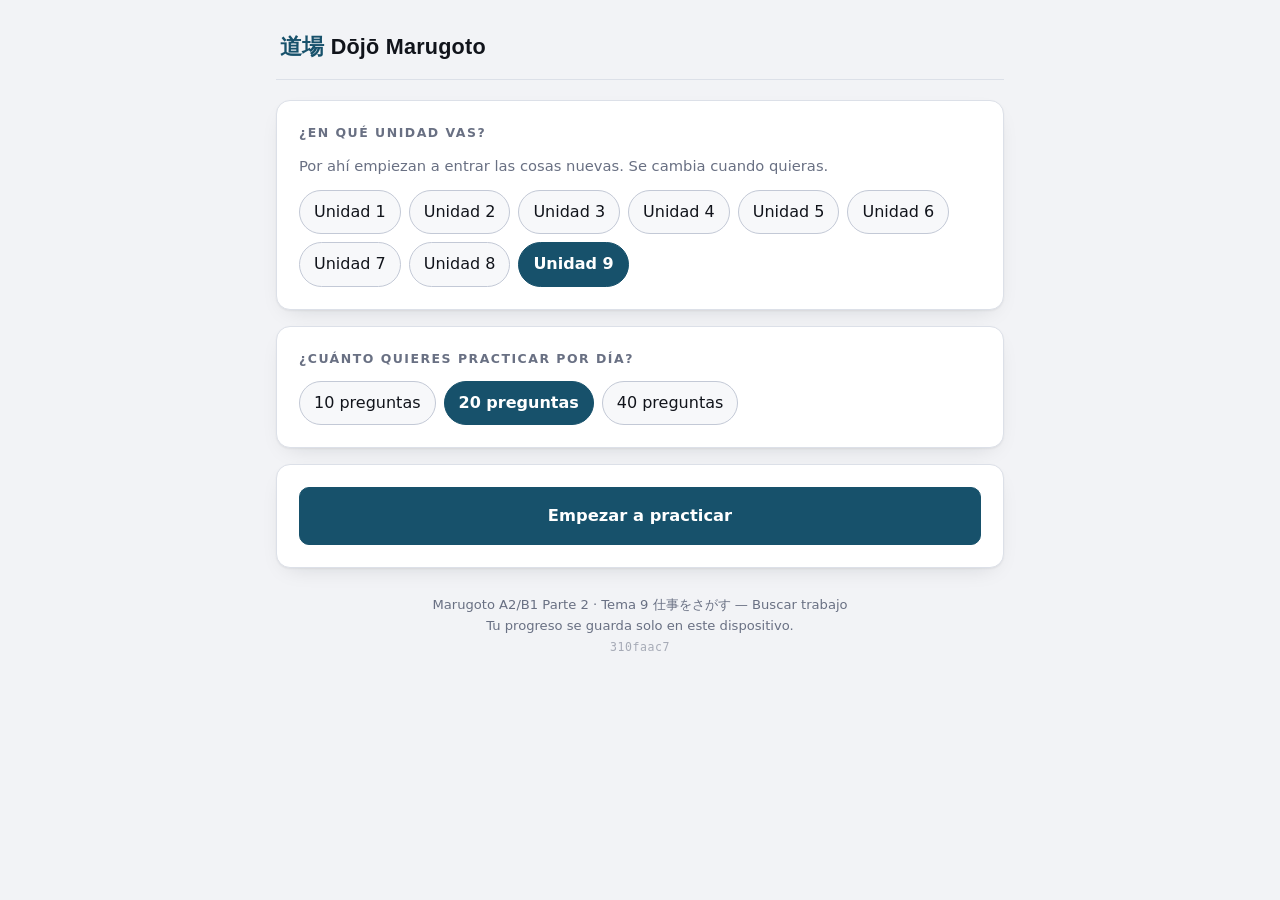
<file: docs/index.html>
<!DOCTYPE html>
<html lang="es">
<head>
<meta charset="utf-8">
<meta name="viewport" content="width=device-width, initial-scale=1, viewport-fit=cover">
<meta name="theme-color" content="#17516B">
<meta name="apple-mobile-web-app-capable" content="yes">
<meta name="mobile-web-app-capable" content="yes">
<meta name="dojo-build" content="310faac7">
<title>Dōjō Marugoto</title>
<link rel="manifest" href="./manifest.webmanifest">
<link rel="apple-touch-icon" href="./icons/icono-192.png">
<link rel="stylesheet" href="./app.css">
</head>
<body>

<div class="wrap">
  <header class="top">
    <button class="back hide" id="btnAtras" aria-label="Volver">←</button>
    <div class="brand"><span class="kicker">道場</span> Dōjō Marugoto</div>
    <div class="spacer"></div>
    <div class="temaLabel" id="temaLabel"></div>
  </header>

  <!-- ══════════ PRIMER USO ══════════ -->
  <section id="scPrimero" class="hide">
    <div class="card">
      <h2 class="sec">¿En qué unidad vas?</h2>
      <p class="sub" style="margin-bottom:12px">Por ahí empiezan a entrar las cosas nuevas. Se cambia cuando quieras.</p>
      <div class="chipsrow" id="p1Unidad"></div>
    </div>
    <div class="card">
      <h2 class="sec">¿Cuánto quieres practicar por día?</h2>
      <div class="chipsrow" id="p1Largo"></div>
    </div>
    <div class="card">
      <button class="primary big" id="btnPrimero">Empezar a practicar</button>
    </div>
  </section>

  <!-- ══════════ INICIO ══════════ -->
  <section id="scHome" class="hide">
    <div class="card">
      <button class="primary big" id="btnStart">Practicar hoy</button>
      <p class="sub" id="hoyLinea" style="text-align:center; margin-top:10px"></p>
      <p class="sub hide" id="hoyAviso" style="margin-top:10px"></p>
      <div class="acts wrap" style="margin-top:14px">
        <button class="ghost" id="btnMenu">Elegir qué practicar</button>
        <button class="ghost" id="btnMateria">Ver la materia</button>
        <button class="ghost" id="btnFormas">Formas de conjugación</button>
        <button class="primary hide" id="btnCargar">Cargar contenido</button>
      </div>
      <input type="file" id="fileContenido" accept=".json,application/json" class="hide">
    </div>

    <div class="card" id="histCard">
      <h2 class="sec">Lo que llevas</h2>
      <div id="histBody"></div>
      <div id="histUnidades"></div>
      <div class="acts wrap" style="margin-top:14px">
        <button class="ghost" id="btnExport">Exportar progreso</button>
        <button class="ghost" id="btnImport">Importar de archivo</button>
        <button class="ghost" id="btnPaste">Pegar progreso</button>
        <button class="ghost hide" id="btnUndo">Deshacer la importación</button>
        <button class="ghost" id="btnReset">Borrar mi progreso</button>
      </div>
      <input type="file" id="fileImport" accept=".json,application/json" class="hide">
    </div>

    <p class="foot" style="text-align:left">
      Puedes escribir en kana o en rōmaji: <b>tobanai</b> y <b>とばない</b> valen lo mismo.
      <kbd>Enter</kbd> comprueba y vuelve a avanzar.
    </p>
  </section>

  <!-- ══════════ MENÚ ══════════ -->
  <section id="scMenu" class="hide">
    <div class="card">
      <h2 class="sec">Qué quieres practicar</h2>
      <div class="opts" id="modeList"></div>
    </div>

    <div class="card">
      <h2 class="sec">De qué unidades</h2>
      <p class="sub" style="margin-bottom:10px">Solo para esta sesión: las preguntas salen de las unidades que marques. "Practicar hoy" no lo mira; repasa siempre todo.</p>
      <div class="chipsrow" id="unidadRow"></div>
    </div>

    <div class="grid2">
      <div class="card">
        <h2 class="sec">De qué clase</h2>
        <p class="sub" style="margin-bottom:10px">Cada unidad son dos mitades del libro: la de hablar y la de leer.</p>
        <div class="chipsrow" id="claseRow"></div>
      </div>
      <div class="card">
        <h2 class="sec">Cuántas preguntas</h2>
        <div class="chipsrow" id="largoRow"></div>
      </div>
    </div>

    <div class="grid2">
      <div class="card">
        <h2 class="sec">Nuevos por sesión</h2>
        <div class="chipsrow" id="nuevosRow"></div>
      </div>
      <div class="card">
        <h2 class="sec">Unidad en curso</h2>
        <p class="sub" style="margin-bottom:10px">Por dónde va tu clase. No filtra: decide de qué unidad entran primero las cosas nuevas en "Practicar hoy".</p>
        <div class="chipsrow" id="cursoRow"></div>
      </div>
    </div>

    <div class="card">
      <h2 class="sec">Material nuevo</h2>
      <p class="sub" style="margin-bottom:12px">Si te lo muestro antes de preguntarlo, lo vas a reconocer en vez de recordarlo. Lo tienes siempre en «Ver la materia».</p>
      <div class="chipsrow" id="presRow"></div>
    </div>

    <div class="card">
      <button class="primary big" id="btnStartManual">Practicar con esta selección</button>
      <div class="acts" style="margin-top:12px">
        <button class="ghost" id="btnVolver">Volver al inicio</button>
      </div>
    </div>
  </section>

  <!-- ══════════ MATERIA ══════════ -->
  <section id="scMateria" class="hide">
    <div class="card">
      <h2 class="sec">La materia de cada unidad</h2>
      <div class="chipsrow" id="matUnidades"></div>
    </div>
    <div id="matCuerpo"></div>
    <div class="card">
      <div class="acts">
        <button class="ghost" id="btnMatVolver">Volver al inicio</button>
      </div>
    </div>
  </section>

  <!-- ══════════ FORMAS DE CONJUGACIÓN ══════════ -->
  <section id="scFormas" class="hide">
    <div id="formasCuerpo"></div>
  </section>

  <!-- ══════════ PRÁCTICA ══════════ -->
  <section id="scPlay" class="hide">
    <div class="rail"><i id="rail"></i></div>
    <div class="meta"><span id="mCount"></span><span id="mScore"></span></div>

    <div class="card">
      <span class="tag" id="qTag"></span>
      <span class="tag gold hide" id="qTag2"></span>
      <div id="qBody"></div>
      <div class="fb" id="fb"></div>
      <div class="acts" id="qActs"></div>
    </div>

    <div class="acts" style="margin-top:16px">
      <button class="ghost" id="btnQuit">Terminar sesión</button>
    </div>
  </section>

  <!-- ══════════ RESUMEN ══════════ -->
  <section id="scEnd" class="hide">
    <div class="card">
      <h2 class="sec">Sesión terminada</h2>
      <div class="score" id="endScore"></div>
      <p class="sub" id="endLine"></p>
      <p class="sub" id="endPend" style="margin-top:10px"></p>
      <div class="acts" style="margin-top:18px">
        <button class="primary hide" id="btnMas">Seguir 10 más</button>
        <button class="ghost" id="btnHome">Volver al inicio</button>
      </div>
    </div>
    <div class="card" id="endMissCard">
      <h2 class="sec">Para repasar</h2>
      <div class="tblwrap"><table class="rev" id="endMiss"></table></div>
    </div>
  </section>

  <p class="foot">
    Marugoto A2/B1 Parte 2<span id="footTema"></span><br>
    Tu progreso se guarda solo en este dispositivo.<br>
    <span class="sello">310faac7</span>
  </p>
</div>

<div class="dlg hide" id="dlg"></div>

<script src="./contenido.js"></script>
<script src="./app.js"></script>
</body>
</html>
</file>
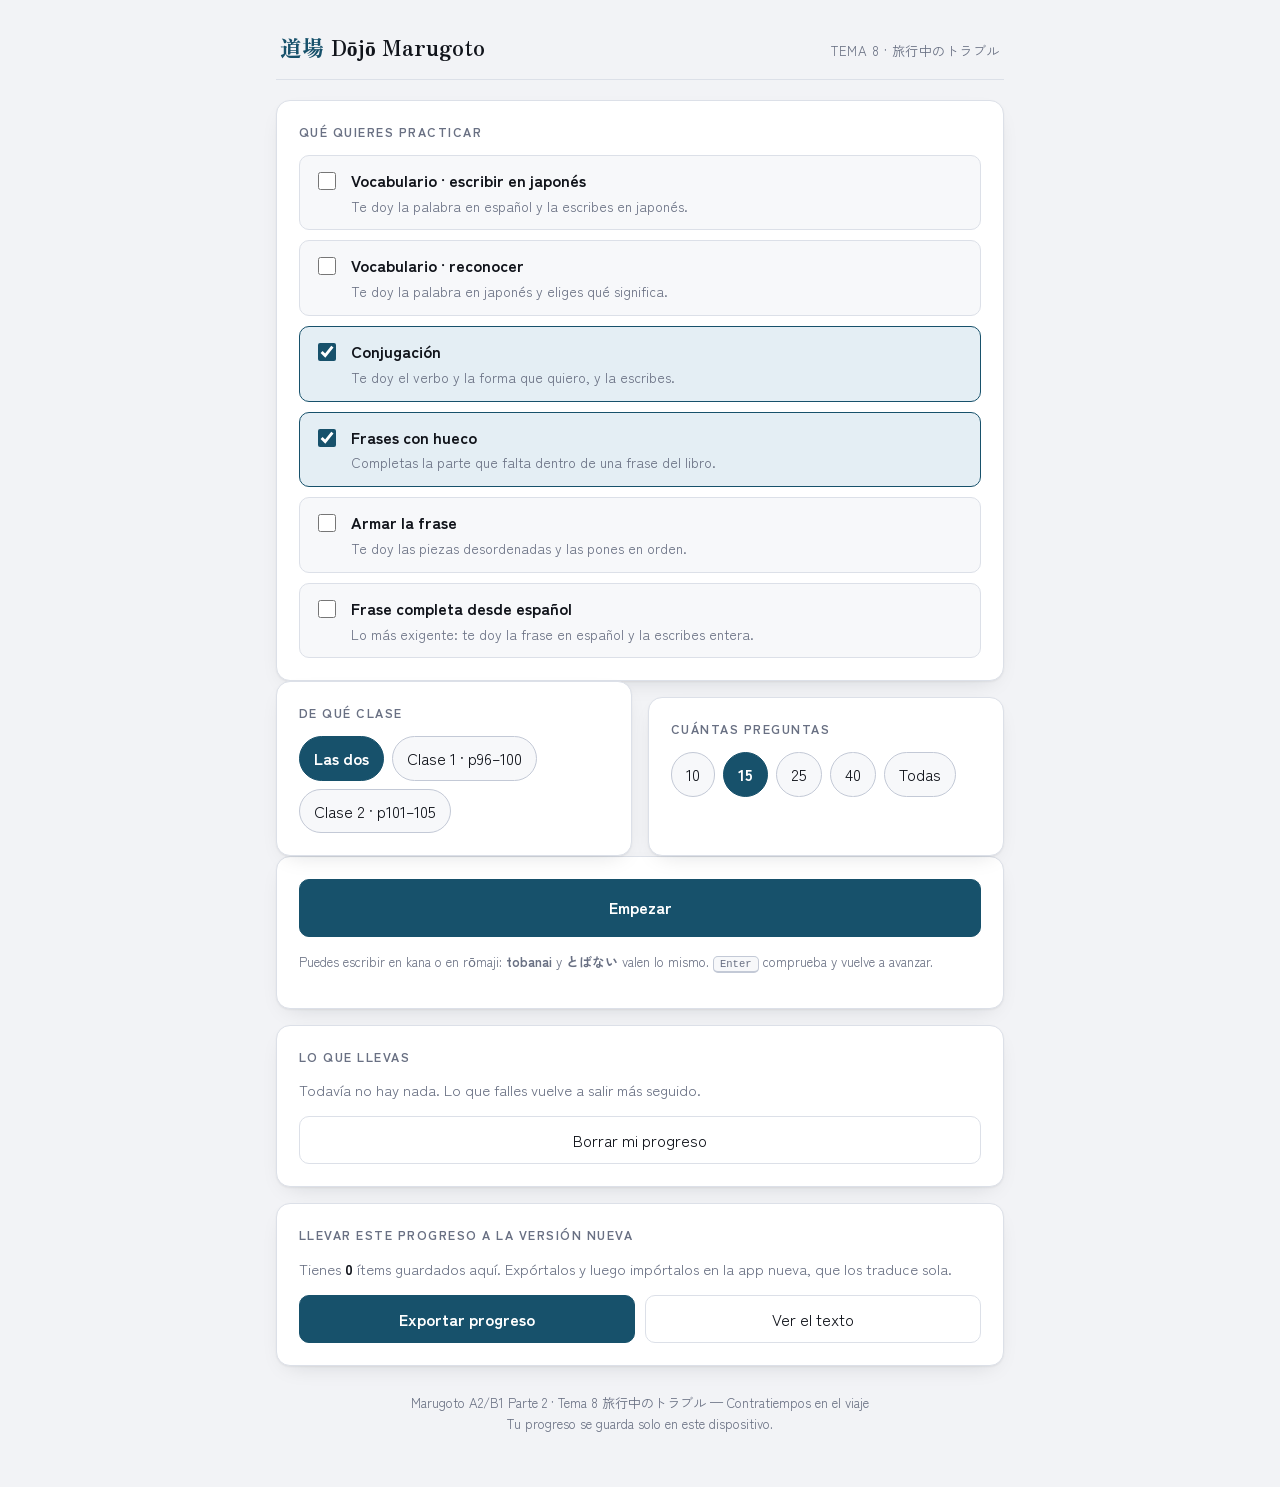
<file: puente-t8.html>
<!DOCTYPE html>
<html lang="es">
<head>
<meta charset="utf-8">
<meta name="viewport" content="width=device-width, initial-scale=1, viewport-fit=cover">
<meta name="theme-color" content="#17516B">
<meta name="apple-mobile-web-app-capable" content="yes">
<meta name="mobile-web-app-capable" content="yes">
</head>
<body>
<title>Dōjō Marugoto</title>
<link rel="preconnect" href="https://fonts.googleapis.com">
<link rel="preconnect" href="https://fonts.gstatic.com" crossorigin>
<link rel="stylesheet" href="https://fonts.googleapis.com/css2?family=Zen+Kaku+Gothic+New:wght@400;500;700&family=Zen+Old+Mincho:wght@400;600;900&display=swap">

<style>
:root{
  --ground:#F2F3F6; --surface:#FFFFFF; --surface-2:#F7F8FA;
  --line:#DCE0E8; --line-strong:#C3C9D6;
  --ink:#11141B; --ink-2:#39404F; --muted:#697083;
  --ai:#17516B; --ai-lit:#2A82AC; --ai-wash:#E4EEF4;
  --ok:#2F6B4F; --ok-wash:#E1EFE7;
  --no:#9C3A2B; --no-wash:#F7E6E2;
  --gold:#8A6516; --gold-wash:#F6EEDA;
  --r:14px; --shadow:0 1px 2px rgba(17,20,27,.05), 0 8px 24px -12px rgba(17,20,27,.18);
  --jp:"Zen Old Mincho", "Yu Mincho", "Hiragino Mincho ProN", serif;
  --ui:"Zen Kaku Gothic New", "Hiragino Sans", "Noto Sans JP", system-ui, sans-serif;
}
@media (prefers-color-scheme: dark){
  :root:not([data-theme="light"]){
    --ground:#0C0F14; --surface:#151A21; --surface-2:#1B212A;
    --line:#272E3A; --line-strong:#3A4351;
    --ink:#E9ECF2; --ink-2:#C2C8D4; --muted:#8E97A8;
    --ai:#63B3D4; --ai-lit:#8ACBE6; --ai-wash:#12303E;
    --ok:#74C295; --ok-wash:#16301F;
    --no:#E4796A; --no-wash:#3A1D18;
    --gold:#DCB761; --gold-wash:#2F2716;
    --shadow:0 1px 2px rgba(0,0,0,.4), 0 10px 28px -14px rgba(0,0,0,.7);
  }
}
:root[data-theme="dark"]{
  --ground:#0C0F14; --surface:#151A21; --surface-2:#1B212A;
  --line:#272E3A; --line-strong:#3A4351;
  --ink:#E9ECF2; --ink-2:#C2C8D4; --muted:#8E97A8;
  --ai:#63B3D4; --ai-lit:#8ACBE6; --ai-wash:#12303E;
  --ok:#74C295; --ok-wash:#16301F;
  --no:#E4796A; --no-wash:#3A1D18;
  --gold:#DCB761; --gold-wash:#2F2716;
  --shadow:0 1px 2px rgba(0,0,0,.4), 0 10px 28px -14px rgba(0,0,0,.7);
}

*{box-sizing:border-box}
body{
  margin:0; background:var(--ground); color:var(--ink);
  font-family:var(--ui); font-size:16px; line-height:1.55;
  -webkit-font-smoothing:antialiased;
  padding:0 0 env(safe-area-inset-bottom);
}
.wrap{max-width:760px; margin:0 auto; padding:16px 16px 40px}

/* ---- cabecera ---- */
header.top{
  display:flex; align-items:baseline; gap:12px; flex-wrap:wrap;
  padding:14px 4px 16px; border-bottom:1px solid var(--line); margin-bottom:20px;
}
.brand{font-family:var(--jp); font-weight:900; font-size:1.35rem; letter-spacing:.01em}
.brand .kicker{color:var(--ai); }
.temaLabel{color:var(--muted); font-size:.82rem; letter-spacing:.04em; text-transform:uppercase}
.spacer{flex:1}

/* ---- botones ---- */
button{font:inherit; cursor:pointer; border-radius:10px; border:1px solid var(--line-strong);
  background:var(--surface); color:var(--ink); padding:11px 16px; transition:.12s}
button:hover{border-color:var(--ai); color:var(--ai)}
button:focus-visible{outline:2px solid var(--ai-lit); outline-offset:2px}
button.primary{background:var(--ai); border-color:var(--ai); color:#fff; font-weight:700}
button.primary:hover{background:var(--ai-lit); border-color:var(--ai-lit); color:#fff}
button.ghost{background:transparent; border-color:var(--line)}
button.big{width:100%; padding:15px; font-size:1.02rem}
button[disabled]{opacity:.45; cursor:default}

/* ---- tarjetas ---- */
.card{background:var(--surface); border:1px solid var(--line); border-radius:var(--r);
  box-shadow:var(--shadow); padding:22px}
.card + .card{margin-top:16px}

/* ---- inicio ---- */
h2.sec{font-size:.78rem; letter-spacing:.12em; text-transform:uppercase; color:var(--muted);
  margin:0 0 12px; font-weight:700}
.opts{display:grid; gap:10px}
.opt{display:flex; gap:12px; align-items:flex-start; padding:12px 14px; border:1px solid var(--line);
  border-radius:10px; background:var(--surface-2); cursor:pointer; transition:.12s}
.opt:hover{border-color:var(--ai)}
.opt input{margin-top:4px; accent-color:var(--ai); width:18px; height:18px; flex:none}
.opt.on{border-color:var(--ai); background:var(--ai-wash)}
.opt b{display:block; font-weight:700}
.opt small{color:var(--muted); font-size:.86rem; line-height:1.4}
.chipsrow{display:flex; gap:8px; flex-wrap:wrap}
.chipbtn{padding:9px 14px; border-radius:999px; border:1px solid var(--line-strong); background:var(--surface-2)}
.chipbtn.on{background:var(--ai); border-color:var(--ai); color:#fff; font-weight:700}
.grid2{display:grid; grid-template-columns:1fr 1fr; gap:16px}
@media(max-width:560px){ .grid2{grid-template-columns:1fr} }

/* ---- práctica ---- */
.rail{height:5px; background:var(--line); border-radius:99px; overflow:hidden; margin-bottom:6px}
.rail i{display:block; height:100%; background:var(--ai); transition:width .25s}
.meta{display:flex; justify-content:space-between; color:var(--muted); font-size:.8rem;
  font-variant-numeric:tabular-nums; margin-bottom:16px}
.tag{display:inline-block; font-size:.72rem; letter-spacing:.09em; text-transform:uppercase;
  font-weight:700; padding:4px 9px; border-radius:6px; background:var(--ai-wash); color:var(--ai)}
.tag.gold{background:var(--gold-wash); color:var(--gold)}
.prompt{font-family:var(--jp); font-size:2.1rem; line-height:1.35; margin:16px 0 6px; text-wrap:balance}
.prompt.es{font-family:var(--ui); font-size:1.32rem; font-weight:500; line-height:1.4}
.sub{color:var(--muted); font-size:.92rem; margin:2px 0 0}
.ask{margin:18px 0 4px; font-size:.95rem; color:var(--ink-2)}
.ask b{color:var(--ai)}
input[type=text]{
  width:100%; font-family:var(--jp); font-size:1.5rem; padding:13px 14px;
  border:2px solid var(--line-strong); border-radius:10px; background:var(--surface-2); color:var(--ink);
}
input[type=text]:focus{outline:none; border-color:var(--ai); background:var(--surface)}
.gapline{font-family:var(--jp); font-size:1.34rem; line-height:2.1}
.gapline input{display:inline-block; width:auto; min-width:9ch; font-size:1.2rem; padding:5px 9px; vertical-align:middle}
.acts{display:flex; gap:10px; margin-top:14px}
.acts button{flex:1}
.acts button.thin{flex:0 0 auto}

/* ---- feedback ---- */
.fb{margin-top:16px; border-radius:10px; padding:14px 16px; border:1px solid transparent; display:none}
.fb.show{display:block}
.fb.ok{background:var(--ok-wash); border-color:var(--ok); color:var(--ok)}
.fb.casi{background:var(--gold-wash); border-color:var(--gold); color:var(--gold)}
.fb.no{background:var(--no-wash); border-color:var(--no); color:var(--no)}
.fb .head{font-weight:700; font-size:.86rem; letter-spacing:.06em; text-transform:uppercase}
.fb .model{font-family:var(--jp); font-size:1.5rem; color:var(--ink); margin-top:8px; line-height:1.4}
.fb .why{color:var(--ink-2); font-size:.92rem; margin-top:8px}
.fb .why b{color:var(--ink)}

/* ---- opciones múltiples ---- */
.mc{display:grid; gap:9px; margin-top:14px}
.mc button{text-align:left; padding:13px 15px; font-size:1.02rem}
.mc button.pick-ok{border-color:var(--ok); background:var(--ok-wash); color:var(--ok); font-weight:700}
.mc button.pick-no{border-color:var(--no); background:var(--no-wash); color:var(--no)}

/* ---- armar ---- */
.slot{min-height:62px; border:2px dashed var(--line-strong); border-radius:10px; padding:10px;
  display:flex; gap:8px; flex-wrap:wrap; align-content:flex-start; background:var(--surface-2)}
.pool{display:flex; gap:8px; flex-wrap:wrap; margin-top:14px}
.piece{font-family:var(--jp); font-size:1.16rem; padding:8px 13px; border-radius:9px;
  border:1px solid var(--line-strong); background:var(--surface)}
.piece:hover{border-color:var(--ai)}

/* ---- resumen ---- */
.score{font-size:3.2rem; font-weight:700; font-variant-numeric:tabular-nums; line-height:1}
.score small{font-size:1rem; color:var(--muted); font-weight:400}
table.rev{width:100%; border-collapse:collapse; margin-top:6px; font-size:.94rem}
table.rev th{text-align:left; font-size:.72rem; letter-spacing:.09em; text-transform:uppercase;
  color:var(--muted); border-bottom:1px solid var(--line); padding:8px 6px}
table.rev td{border-bottom:1px solid var(--line); padding:9px 6px; vertical-align:top}
table.rev td.jp{font-family:var(--jp); font-size:1.1rem}
.tblwrap{overflow-x:auto}
.hide{display:none}
.foot{color:var(--muted); font-size:.82rem; text-align:center; margin-top:26px; line-height:1.6}
kbd{font-family:ui-monospace,monospace; font-size:.8em; border:1px solid var(--line-strong);
  border-bottom-width:2px; border-radius:5px; padding:1px 6px; background:var(--surface-2)}
@media (prefers-reduced-motion: reduce){ *{transition:none!important} }
</style>

<div class="wrap">
  <header class="top">
    <div class="brand"><span class="kicker">道場</span> Dōjō Marugoto</div>
    <div class="spacer"></div>
    <div class="temaLabel" id="temaLabel"></div>
  </header>

  <!-- ══════════ INICIO ══════════ -->
  <section id="scHome">
    <div class="card">
      <h2 class="sec">Qué quieres practicar</h2>
      <div class="opts" id="modeList"></div>
    </div>

    <div class="grid2">
      <div class="card">
        <h2 class="sec">De qué clase</h2>
        <div class="chipsrow" id="claseRow"></div>
      </div>
      <div class="card">
        <h2 class="sec">Cuántas preguntas</h2>
        <div class="chipsrow" id="largoRow"></div>
      </div>
    </div>

    <div class="card">
      <button class="primary big" id="btnStart">Empezar</button>
      <p class="foot" style="margin-top:14px; text-align:left">
        Puedes escribir en kana o en rōmaji: <b>tobanai</b> y <b>とばない</b> valen lo mismo.
        <kbd>Enter</kbd> comprueba y vuelve a avanzar.
      </p>
    </div>

    <div class="card" id="histCard">
      <h2 class="sec">Lo que llevas</h2>
      <div id="histBody"></div>
      <div class="acts" style="margin-top:14px">
        <button class="ghost" id="btnReset">Borrar mi progreso</button>
      </div>
    </div>
  </section>

  <!-- ══════════ PRÁCTICA ══════════ -->
  <section id="scPlay" class="hide">
    <div class="rail"><i id="rail"></i></div>
    <div class="meta"><span id="mCount"></span><span id="mScore"></span></div>

    <div class="card">
      <span class="tag" id="qTag"></span>
      <span class="tag gold hide" id="qTag2"></span>
      <div id="qBody"></div>
      <div class="fb" id="fb"></div>
      <div class="acts" id="qActs"></div>
    </div>

    <div class="acts" style="margin-top:16px">
      <button class="ghost" id="btnQuit">Terminar sesión</button>
    </div>
  </section>

  <!-- ══════════ RESUMEN ══════════ -->
  <section id="scEnd" class="hide">
    <div class="card">
      <h2 class="sec">Sesión terminada</h2>
      <div class="score" id="endScore"></div>
      <p class="sub" id="endLine"></p>
      <div class="acts" style="margin-top:18px">
        <button class="primary" id="btnAgain">Otra ronda</button>
        <button class="ghost" id="btnHome">Volver al inicio</button>
      </div>
    </div>
    <div class="card" id="endMissCard">
      <h2 class="sec">Para repasar</h2>
      <div class="tblwrap"><table class="rev" id="endMiss"></table></div>
    </div>
  </section>

  <p class="foot">
    Marugoto A2/B1 Parte 2 · Tema <span id="footTema"></span><br>
    Tu progreso se guarda solo en este dispositivo.
  </p>
</div>

<script>
/* ============================================================
   BANCO DE DATOS — Marugoto A2/B1 Parte 2, Tema 8 旅行中のトラブル
   clase 1 = libro p96-100 · clase 2 = libro p101-105
   Para agregar un tema nuevo: copia la estructura y agrega los
   objetos a VERBOS / VOCAB / FRASES / HUECOS / ARMAR.
   ============================================================ */

const TEMA = { n: 8, titulo: "旅行中のトラブル", es: "Contratiempos en el viaje" };

/* --- VERBOS ---------------------------------------------------
   kana  : forma diccionario en kana (base de la conjugación)
   kanji : forma diccionario con kanji (si no tiene, repite kana)
   g     : grupo 1 / 2 / 3
   es    : significado
   c     : clase (1 o 2)
   par   : pareja transitivo/intransitivo, si la tiene
   nota  : advertencia (trampas de grupo)
--------------------------------------------------------------- */
const VERBOS = [
  { kana:"のる", kanji:"乗る", g:1, es:"subir a (un transporte)", c:1 },
  { kana:"とぶ", kanji:"とぶ", g:1, es:"volar", c:1 },
  { kana:"はじまる", kanji:"始まる", g:1, es:"empezar (algo empieza)", c:1 },
  { kana:"かわる", kanji:"変わる", g:1, es:"cambiar (algo cambia)", c:1 },
  { kana:"おくれる", kanji:"おくれる", g:2, es:"atrasarse", c:1, nota:"Grupo 2, aunque termine en 〜る" },
  { kana:"わすれる", kanji:"忘れる", g:2, es:"olvidar", c:1 },
  { kana:"はいる", kanji:"入る", g:1, es:"entrar", c:1, nota:"Grupo 1, aunque termine en 〜いる" },
  { kana:"あらう", kanji:"洗う", g:1, es:"lavar", c:1 },
  { kana:"はらう", kanji:"はらう", g:1, es:"pagar", c:1 },
  { kana:"おく", kanji:"おく", g:1, es:"dejar, colocar", c:1 },
  { kana:"おもいだす", kanji:"思い出す", g:1, es:"recordar, hacer memoria", c:1 },
  { kana:"うけとる", kanji:"受けとる", g:1, es:"recibir, retirar", c:1 },
  { kana:"まちがえる", kanji:"まちがえる", g:2, es:"confundirse de", c:1 },
  { kana:"しらせる", kanji:"知らせる", g:2, es:"avisar, informar", c:1 },
  { kana:"たずねる", kanji:"たずねる", g:2, es:"preguntar (formal)", c:1 },
  { kana:"ある", kanji:"ある", g:1, es:"haber, estar", c:1, nota:"Negativo irregular: ない" },
  { kana:"いく", kanji:"行く", g:1, es:"ir", c:1, nota:"Excepción: forma て 行って" },
  { kana:"すごす", kanji:"すごす", g:1, es:"pasar (el rato)", c:2 },
  { kana:"たのむ", kanji:"たのむ", g:1, es:"pedir", c:2 },
  { kana:"あるく", kanji:"歩く", g:1, es:"caminar", c:2 },
  { kana:"なく", kanji:"なく", g:1, es:"llorar", c:2 },
  { kana:"すわる", kanji:"座る", g:1, es:"sentarse", c:2 },
  { kana:"ねる", kanji:"寝る", g:2, es:"dormir, acostarse", c:2 },
  { kana:"おりる", kanji:"おりる", g:2, es:"bajarse (de un transporte)", c:2 },
  { kana:"たすける", kanji:"助ける", g:2, es:"ayudar, salvar", c:2 },
  { kana:"にげる", kanji:"にげる", g:2, es:"huir, escapar", c:2 },
  { kana:"みせる", kanji:"見せる", g:2, es:"mostrar", c:2 },
  { kana:"てつだう", kanji:"手伝う", g:1, es:"echar una mano", c:2 },
  { kana:"わかれる", kanji:"わかれる", g:2, es:"separarse, despedirse", c:2 },
  { kana:"こわれる", kanji:"こわれる", g:2, es:"romperse", c:2 },
  { kana:"なおす", kanji:"なおす", g:1, es:"arreglar", c:2 },
  /* pares transitivo / intransitivo (clase 2) */
  { kana:"つく", kanji:"つく", g:1, es:"encenderse", c:2, par:"つける", tipo:"自" },
  { kana:"つける", kanji:"つける", g:2, es:"encender", c:2, par:"つく", tipo:"他" },
  { kana:"きえる", kanji:"きえる", g:2, es:"apagarse", c:2, par:"けす", tipo:"自" },
  { kana:"けす", kanji:"けす", g:1, es:"apagar", c:2, par:"きえる", tipo:"他" },
  { kana:"あく", kanji:"あく", g:1, es:"abrirse", c:2, par:"あける", tipo:"自" },
  { kana:"あける", kanji:"あける", g:2, es:"abrir", c:2, par:"あく", tipo:"他" },
  { kana:"しまる", kanji:"しまる", g:1, es:"cerrarse", c:2, par:"しめる", tipo:"自" },
  { kana:"しめる", kanji:"しめる", g:2, es:"cerrar", c:2, par:"しまる", tipo:"他" },
  { kana:"でる", kanji:"出る", g:2, es:"salir", c:2, par:"だす", tipo:"自" },
  { kana:"だす", kanji:"出す", g:1, es:"sacar, echar", c:2, par:"でる", tipo:"他" },
  { kana:"とまる", kanji:"止まる", g:1, es:"pararse, detenerse", c:2, par:"とめる", tipo:"自" },
  { kana:"とめる", kanji:"止める", g:2, es:"parar, cortar", c:2, par:"とまる", tipo:"他" },
  { kana:"かかる", kanji:"かかる", g:1, es:"quedar cerrado (con llave)", c:2, par:"かける", tipo:"自" },
  { kana:"かける", kanji:"かける", g:2, es:"echar la llave", c:2, par:"かかる", tipo:"他" },
  { kana:"ながれる", kanji:"ながれる", g:2, es:"fluir, correr (el agua)", c:2, par:"ながす", tipo:"自" },
  { kana:"ながす", kanji:"ながす", g:1, es:"hacer correr (el agua)", c:2, par:"ながれる", tipo:"他" },
  /* grupo 3 */
  { kana:"する", kanji:"する", g:3, es:"hacer", c:1 },
  { kana:"くる", kanji:"来る", g:3, es:"venir", c:1 },
  { kana:"チェックインする", kanji:"チェックインする", g:3, es:"facturar", c:1 },
  { kana:"しゅっぱつする", kanji:"出発する", g:3, es:"partir, salir", c:1 },
  { kana:"とうちゃくする", kanji:"到着する", g:3, es:"llegar", c:1 },
  { kana:"こしょうする", kanji:"故障する", g:3, es:"averiarse", c:2 },
  { kana:"せつめいする", kanji:"説明する", g:3, es:"explicar", c:2 },
  { kana:"きこくする", kanji:"帰国する", g:3, es:"volver al país de origen", c:1 },
  { kana:"かいしする", kanji:"開始する", g:3, es:"dar comienzo", c:1 }
];

/* --- FORMAS QUE SE PRACTICAN ---------------------------------- */
const FORMAS = [
  { id:"masu",    label:"forma ます",          desc:"cortés, no-pasado",       c:[1,2] },
  { id:"masen",   label:"forma ません",        desc:"cortés, negativo",        c:[1,2] },
  { id:"nai",     label:"forma ない",          desc:"plano, negativo",         c:[1,2] },
  { id:"ta",      label:"forma た",            desc:"plano, pasado",           c:[1,2] },
  { id:"te",      label:"forma て",            desc:"conectiva",               c:[1,2] },
  { id:"nakatta", label:"forma なかった",      desc:"plano, pasado negativo",  c:[1] },
  { id:"sou",     label:"〜そうです",          desc:"dicen que… (forma simple + そうです)", c:[1] },
  { id:"atode",   label:"〜た後で",            desc:"después de…",             c:[1] },
  { id:"nagara",  label:"〜ながら",            desc:"mientras… (raíz de ます)",  c:[2] },
  { id:"tari",    label:"〜たり",              desc:"…y tal (forma た + り)",   c:[2] },
  { id:"pot",     label:"forma potencial",     desc:"poder…",                  c:[1] },
  { id:"imp",     label:"forma imperativa",    desc:"¡…! (命令形)",             c:[2] }
];

/* --- VOCABULARIO ---------------------------------------------- */
const VOCAB = [
  { jp:"空港", kana:"くうこう", es:"aeropuerto", c:1, cat:"viaje" },
  { jp:"飛行機", kana:"ひこうき", es:"avión", c:1, cat:"viaje" },
  { jp:"〜便", kana:"〜びん", es:"vuelo número…", c:1, cat:"viaje" },
  { jp:"〜航空", kana:"〜こうくう", es:"aerolínea", c:1, cat:"viaje" },
  { jp:"〜行き", kana:"〜いき", es:"con destino a", c:1, cat:"viaje" },
  { jp:"フライト", kana:"フライト", es:"vuelo", c:1, cat:"viaje" },
  { jp:"手続き", kana:"てつづき", es:"trámite", c:1, cat:"viaje" },
  { jp:"搭乗", kana:"とうじょう", es:"embarque", c:1, cat:"viaje" },
  { jp:"チェックイン", kana:"チェックイン", es:"facturación", c:1, cat:"viaje" },
  { jp:"出発ゲート", kana:"しゅっぱつゲート", es:"puerta de embarque", c:1, cat:"viaje" },
  { jp:"荷物", kana:"にもつ", es:"equipaje", c:1, cat:"objetos" },
  { jp:"スーツケース", kana:"スーツケース", es:"maleta", c:1, cat:"objetos" },
  { jp:"パスポート", kana:"パスポート", es:"pasaporte", c:1, cat:"objetos" },
  { jp:"忘れ物", kana:"わすれもの", es:"objeto olvidado", c:1, cat:"objetos" },
  { jp:"受付", kana:"うけつけ", es:"recepción", c:1, cat:"viaje" },
  { jp:"到着時間", kana:"とうちゃくじかん", es:"hora de llegada", c:1, cat:"viaje" },
  { jp:"予定", kana:"よてい", es:"plan, previsión", c:1, cat:"abstracto" },
  { jp:"変更", kana:"へんこう", es:"cambio", c:1, cat:"problema" },
  { jp:"故障", kana:"こしょう", es:"avería", c:1, cat:"problema" },
  { jp:"エンジン", kana:"エンジン", es:"motor", c:1, cat:"objetos" },
  { jp:"トラブル", kana:"トラブル", es:"problema", c:1, cat:"problema" },
  { jp:"アナウンス", kana:"アナウンス", es:"anuncio por megafonía", c:1, cat:"viaje" },
  { jp:"お客様", kana:"おきゃくさま", es:"pasajero, cliente (formal)", c:1, cat:"viaje" },
  { jp:"利用", kana:"りよう", es:"uso", c:1, cat:"abstracto" },
  { jp:"見送り", kana:"みおくり", es:"ir a despedir a alguien", c:1, cat:"abstracto" },
  { jp:"かばん", kana:"かばん", es:"bolso", c:1, cat:"objetos" },
  { jp:"ていねいたい", kana:"ていねいたい", es:"estilo formal", c:1, cat:"abstracto" },
  { jp:"ふつうたい", kana:"ふつうたい", es:"estilo informal", c:1, cat:"abstracto" },
  { jp:"もうすぐ", kana:"もうすぐ", es:"dentro de poco", c:1, cat:"tiempo" },
  { jp:"〜ほど", kana:"〜ほど", es:"aproximadamente (formal)", c:1, cat:"tiempo" },
  { jp:"とにかく", kana:"とにかく", es:"en fin, de todas formas", c:1, cat:"conector" },
  { jp:"それから", kana:"それから", es:"después de eso", c:1, cat:"conector" },
  { jp:"どこか", kana:"どこか", es:"algún lugar", c:1, cat:"conector" },
  { jp:"しまった", kana:"しまった", es:"¡rayos!", c:1, cat:"reaccion" },
  { jp:"どうしよう", kana:"どうしよう", es:"¿qué hago?", c:1, cat:"reaccion" },
  { jp:"たぶん", kana:"たぶん", es:"seguramente", c:1, cat:"reaccion" },
  { jp:"電気", kana:"でんき", es:"luz eléctrica", c:2, cat:"hotel" },
  { jp:"エアコン", kana:"エアコン", es:"aire acondicionado", c:2, cat:"hotel" },
  { jp:"まど", kana:"まど", es:"ventana", c:2, cat:"hotel" },
  { jp:"ドア", kana:"ドア", es:"puerta", c:2, cat:"hotel" },
  { jp:"かぎ", kana:"かぎ", es:"llave", c:2, cat:"hotel" },
  { jp:"お湯", kana:"おゆ", es:"agua caliente", c:2, cat:"hotel" },
  { jp:"水", kana:"みず", es:"agua", c:2, cat:"hotel" },
  { jp:"部屋", kana:"へや", es:"habitación", c:2, cat:"hotel" },
  { jp:"〜号室", kana:"〜ごうしつ", es:"habitación número", c:2, cat:"hotel" },
  { jp:"エレベーター", kana:"エレベーター", es:"ascensor", c:2, cat:"hotel" },
  { jp:"歴史", kana:"れきし", es:"historia", c:2, cat:"abstracto" },
  { jp:"説明", kana:"せつめい", es:"explicación", c:2, cat:"abstracto" },
  { jp:"火事", kana:"かじ", es:"incendio", c:2, cat:"problema" },
  { jp:"どろぼう", kana:"どろぼう", es:"ladrón", c:2, cat:"problema" },
  { jp:"マッサージ", kana:"マッサージ", es:"masaje", c:2, cat:"objetos" },
  { jp:"ガイドブック", kana:"ガイドブック", es:"guía de viaje", c:2, cat:"objetos" },
  { jp:"計画", kana:"けいかく", es:"plan, planificación", c:2, cat:"abstracto" },
  { jp:"映画", kana:"えいが", es:"película", c:2, cat:"objetos" },
  { jp:"外国語", kana:"がいこくご", es:"lengua extranjera", c:2, cat:"abstracto" },
  { jp:"思い出", kana:"おもいで", es:"recuerdo", c:2, cat:"abstracto" },
  { jp:"親切", kana:"しんせつ", es:"amabilidad, amable", c:2, cat:"abstracto" },
  { jp:"仕事", kana:"しごと", es:"trabajo", c:2, cat:"abstracto" },
  { jp:"やっと", kana:"やっと", es:"por fin", c:2, cat:"tiempo" },
  { jp:"それに", kana:"それに", es:"además", c:2, cat:"conector" },
  { jp:"ずっと", kana:"ずっと", es:"todo el rato", c:2, cat:"tiempo" },
  { jp:"なぜか", kana:"なぜか", es:"por algún motivo", c:2, cat:"conector" },
  { jp:"ひどい目にあう", kana:"ひどいめにあう", es:"pasarlo fatal", c:2, cat:"reaccion" },
  { jp:"へたな", kana:"へたな", es:"malo (en algo)", c:2, cat:"reaccion" }
];

/* --- FRASES: español → japonés --------------------------------
   ok : lista de respuestas aceptadas (la primera es la modelo)
--------------------------------------------------------------- */
const FRASES = [
  { es:"Dicen que los trámites empiezan en unos 20 minutos.", c:1, pat:"〜そうです",
    ok:["あと20分ほどで、手続きが始まるそうです。","あと20分ほどで手続きが始まるそうです。","手続きが始まるそうです。"] },
  { es:"Al parecer la salida se atrasa una hora.", c:1, pat:"〜そうです",
    ok:["出発が1時間おくれるそうです。","しゅっぱつが1じかんおくれるそうです。"] },
  { es:"Dicen que cambió la puerta de embarque.", c:1, pat:"〜そうです",
    ok:["出発ゲートが変わったそうです。","しゅっぱつゲートがかわったそうです。"] },
  { es:"Dicen que hoy el avión no vuela.", c:1, pat:"〜そうです",
    ok:["今日は飛行機がとばないそうです。","きょうはひこうきがとばないそうです。","飛行機がとばないそうです。"] },
  { es:"Dicen que es la puerta 25. (ojo con el だ)", c:1, pat:"N + だそうです",
    ok:["25番だそうです。","にじゅうごばんだそうです。"] },
  { es:"Dicen que ese hotel es cómodo. (ojo con el だ)", c:1, pat:"adj-な + だそうです",
    ok:["あのホテルはべんりだそうです。","ホテルはべんりだそうです。"] },
  { es:"¿Qué acaban de decir en el aviso?", c:1, pat:"何て言ってましたか",
    ok:["今のアナウンス、何て言ってましたか。","いまのアナウンス、なんていってましたか。","今のアナウンス、何て言っていましたか。"] },
  { es:"Disculpe. Esto… ¿va usted en el mismo vuelo?", c:1, pat:"abordaje",
    ok:["すみません。あのう、同じフライトですか。","すみません、あのう、同じフライトですか。","すみません。あのう、おなじフライトですか。"] },
  { es:"Después del check-in me tomé un té en la cafetería.", c:1, pat:"〜た後で",
    ok:["チェックインした後で、カフェでお茶を飲んだ。","チェックインしたあとで、カフェでおちゃをのんだ。"] },
  { es:"Una vez que llegue al aeropuerto, revisaré el correo.", c:1, pat:"〜た後で",
    ok:["空港についた後で、メールをチェックします。","くうこうについたあとで、メールをチェックします。"] },
  { es:"En fin, vamos a ver.", c:1, pat:"とにかく〜てみましょう",
    ok:["とにかく行ってみましょう。","とにかくいってみましょう。"] },
  { es:"¿Has tenido alguna vez un problema en el aeropuerto?", c:1, pat:"〜たことがあります",
    ok:["空港でトラブルにあったことがありますか。","くうこうでトラブルにあったことがありますか。"] },
  { es:"¡Socorro!", c:2, pat:"pedir ayuda", ok:["助けて！","たすけて！","助けて","たすけて"] },
  { es:"¡Por favor, que alguien!", c:2, pat:"pedir ayuda", ok:["すみません、だれか！","すみません、だれか"] },
  { es:"¡Fuego! ¡Huyan! (en estilo llano)", c:2, pat:"命令形", ok:["火事だ、にげろ！","かじだ、にげろ！","火事だ、にげろ"] },
  { es:"Disculpe, ¡me bajo!", c:2, pat:"pedir paso", ok:["すみません、おります！","すみません、おります"] },
  { es:"El personal del hotel enciende la luz.", c:2, pat:"他動詞",
    ok:["ホテルの人が電気をつけます。","ホテルのひとがでんきをつけます。"] },
  { es:"La luz no se enciende.", c:2, pat:"自動詞", ok:["電気がつきません。","でんきがつきません。"] },
  { es:"La ventana no cierra.", c:2, pat:"自動詞", ok:["まどがしまりません。"] },
  { es:"No sale agua caliente.", c:2, pat:"自動詞", ok:["お湯が出ません。","おゆがでません。"] },
  { es:"El personal del hotel cortó el agua del baño.", c:2, pat:"他動詞",
    ok:["ホテルの人はトイレの水を止めました。","ホテルの人がトイレの水を止めました。","ホテルのひとはトイレのみずをとめました。"] },
  { es:"Reviso el correo mientras me tomo un café.", c:2, pat:"〜ながら",
    ok:["コーヒーを飲みながら、メールをチェックします。","コーヒーをのみながら、メールをチェックします。"] },
  { es:"Espero leyendo la guía de viaje.", c:2, pat:"〜ながら",
    ok:["ガイドブックを読みながら、待ちます。","ガイドブックをよみながら、まちます。"] },
  { es:"Me contó la historia del hotel mientras caminábamos.", c:2, pat:"〜ながら + 〜てくれる",
    ok:["歩きながら、ホテルの歴史を説明してくれました。","あるきながら、ホテルのれきしをせつめいしてくれました。"] },
  { es:"Conseguí que me cambiaran de habitación.", c:2, pat:"〜てもらう",
    ok:["部屋をかえてもらいました。","へやをかえてもらいました。","部屋をかえてもらった。"] },
  { es:"Quiero ser amable con los extranjeros.", c:2, pat:"〜てあげる",
    ok:["外国の人に親切にしてあげたいです。","がいこくのひとにしんせつにしてあげたいです。"] },
  { es:"Estudio idiomas, duermo, cosas así.", c:2, pat:"〜たり〜たり",
    ok:["外国語の勉強をしたり、寝たりしています。","がいこくごのべんきょうをしたり、ねたりしています。"] },
  { es:"Lo pasé fatal.", c:2, pat:"ひどい目にあう", ok:["ひどい目にあいました。","ひどいめにあいました。"] }
];

/* --- FRASES CON HUECO ----------------------------------------- */
const HUECOS = [
  { pre:"あと20分ほどで、手続きが（", post:"）。", hint:"始まります → 〜そうです", ok:["始まるそうです","はじまるそうです"], c:1, es:"Dicen que los trámites empiezan en unos 20 minutos." },
  { pre:"飛行機の出発が1時間（", post:"）。", hint:"おくれます → 〜そうです", ok:["おくれるそうです"], c:1, es:"Dicen que la salida se atrasa una hora." },
  { pre:"出発ゲートが（", post:"）。", hint:"変わりました → 〜そうです", ok:["変わったそうです","かわったそうです"], c:1, es:"Dicen que cambió la puerta." },
  { pre:"今日は天気が悪くて、飛行機が（", post:"）。", hint:"とびません → 〜そうです", ok:["とばないそうです"], c:1, es:"Dicen que hoy no vuela." },
  { pre:"チェックイン（", post:"）、カフェでお茶を飲んだ。", hint:"します → 〜た後で", ok:["した後で","したあとで"], c:1, es:"Después del check-in…" },
  { pre:"空港に（", post:"）、メールをチェックします。", hint:"つきます → 〜た後で", ok:["ついた後で","ついたあとで"], c:1, es:"Una vez llegado al aeropuerto…" },
  { pre:"とにかく（", post:"）。", hint:"行きます → 〜てみましょう", ok:["行ってみましょう","いってみましょう"], c:1, es:"En fin, vamos a ver." },
  { pre:"かばんが1つない。どこかに（", post:"）かな。", hint:"忘れます → forma た", ok:["忘れた","わすれた"], c:1, es:"¿La habré olvidado en alguna parte?" },
  { pre:"ホテルの人が電気を（", post:"）。", hint:"transitivo, forma ます", ok:["つけます"], c:2, es:"El personal enciende la luz." },
  { pre:"電気が（", post:"）。", hint:"intransitivo, forma ません", ok:["つきません"], c:2, es:"La luz no se enciende." },
  { pre:"まどが（", post:"）。", hint:"intransitivo, forma ません", ok:["しまりません"], c:2, es:"La ventana no cierra." },
  { pre:"田中さんがまどを（", post:"）。", hint:"transitivo, forma ました", ok:["あけました"], c:2, es:"Tanaka abrió la ventana." },
  { pre:"シャワーのお湯が（", post:"）。", hint:"intransitivo, forma ません", ok:["出ません","でません"], c:2, es:"No sale agua caliente de la ducha." },
  { pre:"ホテルの人がトイレの水を（", post:"）。", hint:"transitivo, forma ました", ok:["止めました","とめました"], c:2, es:"El personal cortó el agua del baño." },
  { pre:"セーフティボックスのかぎが（", post:"）。", hint:"intransitivo, forma ません", ok:["かかりません"], c:2, es:"La caja fuerte no cierra con llave." },
  { pre:"へやに入ったら、まどが（", post:"）ままでした。", hint:"intransitivo, forma た", ok:["あいた"], c:2, es:"La ventana estaba abierta." },
  { pre:"コーヒーを（", post:"）、メールをチェックしました。", hint:"飲みます → 〜ながら", ok:["飲みながら","のみながら"], c:2, es:"Revisé el correo mientras tomaba café." },
  { pre:"マッサージを（", post:"）、ねむってしまいました。", hint:"してもらいます → 〜ながら", ok:["してもらいながら"], c:2, es:"Me quedé dormido mientras me hacían el masaje." },
  { pre:"子どもたちは、おかしを（", post:"）、ゲームをしていました。", hint:"食べます → 〜ながら", ok:["食べながら","たべながら"], c:2, es:"Los niños jugaban mientras comían dulces." },
  { pre:"アリさんは、サインを（", post:"）、出発ゲートをさがしました。", hint:"見ます → 〜ながら", ok:["見ながら","みながら"], c:2, es:"Ali buscó la puerta mirando los letreros." },
  { pre:"私のむすめは、空港で（", post:"）、友だちとわかれました。", hint:"なきます → 〜ながら", ok:["なきながら"], c:2, es:"Mi hija se despidió llorando." },
  { pre:"ガイドブックを（", post:"）、旅行の計画をたてます。", hint:"読みます → 〜ながら", ok:["読みながら","よみながら"], c:2, es:"Planifico el viaje leyendo la guía." },
  { pre:"となりに座った人と（", post:"）、すごします。", hint:"話します → 〜ながら", ok:["話しながら","はなしながら"], c:2, es:"Paso el rato conversando con el de al lado." },
  { pre:"外国語の勉強を（", post:"）、（", post2:"）しています。", hint:"します / 寝ます → 〜たり〜たり", ok:["したり"], ok2:["寝たり","ねたり"], c:2, es:"Estudio idiomas, duermo, cosas así." },
  { pre:"へたな英語で人に（", post:"）、親切な人に助けて（", post2:"）しました。", hint:"たのみます / もらいます → 〜たり〜たり", ok:["たのんだり"], ok2:["もらったり"], c:2, es:"Pedí ayuda en mal inglés, dejé que me ayudaran…" }
];

/* --- ARMAR LA FRASE (piezas desordenadas) ---------------------- */
const ARMAR = [
  { es:"Dicen que la salida se atrasa una hora.", c:1, chips:["出発が","1時間","おくれる","そうです"] },
  { es:"Dicen que los trámites empiezan en unos 20 minutos.", c:1, chips:["あと20分ほどで","手続きが","始まる","そうです"] },
  { es:"¿Qué acaban de decir en el aviso?", c:1, chips:["今の","アナウンス、","何て","言ってましたか"] },
  { es:"Dicen que el vuelo 115 quedó cancelado.", c:1, chips:["115便は","キャンセルに","なった","そうです"] },
  { es:"Después del check-in me tomé un té en la cafetería.", c:1, chips:["チェックインした後で、","カフェで","お茶を","飲んだ"] },
  { es:"Puede que esté en el baño. En fin, vamos a ver.", c:1, chips:["トイレに","あるかもしれません。","とにかく","行ってみましょう"] },
  { es:"Al parecer ya casi podemos subir al avión.", c:1, chips:["もうすぐ","飛行機に","乗れる","そうです"] },
  { es:"El personal del hotel enciende la luz de la habitación.", c:2, chips:["ホテルの人が","へやの","電気を","つけます"] },
  { es:"Como en la habitación de al lado hacían ruido, me cambiaron de pieza.", c:2, chips:["となりのへやが","うるさかったから、","へやを","かえてもらいました"] },
  { es:"Revisé el correo mientras tomaba café en la cafetería.", c:2, chips:["カフェで","コーヒーを","飲みながら、","メールをチェックしました"] },
  { es:"Contó la historia del hotel mientras caminaba.", c:2, chips:["歩きながら、","ホテルの","歴史を","説明しました"] },
  { es:"Paso el rato conversando con la persona sentada al lado.", c:2, chips:["となりに","座った人と","話しながら、","すごします"] },
  { es:"Pedí ayuda en mal inglés y me cambiaron de habitación.", c:2, chips:["がんばって","英語で話して、","部屋を","かえてもらった"] },
  { es:"Yo también quiero ser amable con los extranjeros en Japón.", c:2, chips:["ぼくも","日本では","外国の人に","親切にしてあげたい"] },
  { es:"Al entrar a la habitación, la luz no se encendía.", c:2, chips:["部屋に","入ったら、","電気が","つかなかった"] }
];

/* ============================================================
   MOTOR — conjugador, conversor rōmaji→kana y comparador
   ============================================================ */

/* ---------- 1. Conjugador ---------------------------------- */

const U2I = { う:'い', く:'き', ぐ:'ぎ', す:'し', つ:'ち', ぬ:'に', ぶ:'び', む:'み', る:'り' };
const U2A = { う:'わ', く:'か', ぐ:'が', す:'さ', つ:'た', ぬ:'な', ぶ:'ば', む:'ま', る:'ら' };
const U2E = { う:'え', く:'け', ぐ:'げ', す:'せ', つ:'て', ぬ:'ね', ぶ:'べ', む:'め', る:'れ' };
const TE1 = { う:'って', つ:'って', る:'って', む:'んで', ぶ:'んで', ぬ:'んで', く:'いて', ぐ:'いで', す:'して' };

const SURU = { masu:'します', masen:'しません', nai:'しない', nakatta:'しなかった',
               ta:'した', te:'して', nagara:'しながら', tari:'したり',
               pot:'できる', imp:'しろ', sou:'するそうです', atode:'した後で' };
const KURU = { masu:'きます', masen:'きません', nai:'こない', nakatta:'こなかった',
               ta:'きた', te:'きて', nagara:'きながら', tari:'きたり',
               pot:'こられる', imp:'こい', sou:'くるそうです', atode:'きた後で' };

/* excepciones que no salen de la regla */
const EXC = {
  'いく': { te:'いって', ta:'いった', tari:'いったり', atode:'いった後で' },
  'ある': { nai:'ない', nakatta:'なかった', imp:'あれ' }
};

function conjugar(v, forma) {
  const k = v.kana;

  if (v.g === 3) {
    if (k.endsWith('する')) return k.slice(0, -2) + SURU[forma];
    if (k.endsWith('くる')) return k.slice(0, -2) + KURU[forma];
    return k;
  }

  let out;

  if (v.g === 2) {
    const st = k.slice(0, -1);              // quita る
    switch (forma) {
      case 'masu':    out = st + 'ます'; break;
      case 'masen':   out = st + 'ません'; break;
      case 'nai':     out = st + 'ない'; break;
      case 'nakatta': out = st + 'なかった'; break;
      case 'ta':      out = st + 'た'; break;
      case 'te':      out = st + 'て'; break;
      case 'nagara':  out = st + 'ながら'; break;
      case 'tari':    out = st + 'たり'; break;
      case 'pot':     out = st + 'られる'; break;
      case 'imp':     out = st + 'ろ'; break;
      case 'sou':     out = k + 'そうです'; break;
      case 'atode':   out = st + 'た後で'; break;
    }
  } else {                                   // grupo 1
    const last = k.slice(-1);
    const st = k.slice(0, -1);
    const te = st + TE1[last];
    const ta = te.replace(/て$/, 'た').replace(/で$/, 'だ');
    switch (forma) {
      case 'masu':    out = st + U2I[last] + 'ます'; break;
      case 'masen':   out = st + U2I[last] + 'ません'; break;
      case 'nai':     out = st + U2A[last] + 'ない'; break;
      case 'nakatta': out = st + U2A[last] + 'なかった'; break;
      case 'ta':      out = ta; break;
      case 'te':      out = te; break;
      case 'nagara':  out = st + U2I[last] + 'ながら'; break;
      case 'tari':    out = ta + 'り'; break;
      case 'pot':     out = st + U2E[last] + 'る'; break;
      case 'imp':     out = st + U2E[last]; break;
      case 'sou':     out = k + 'そうです'; break;
      case 'atode':   out = ta + '後で'; break;
    }
  }

  const e = EXC[k];
  if (e && e[forma] !== undefined) out = e[forma];
  return out;
}

/* proyecta la forma en kana sobre la escritura con kanji */
function conKanji(v, kanaConj) {
  if (!v.kanji || v.kanji === v.kana) return null;
  let i = 0;
  while (i < v.kanji.length && i < v.kana.length &&
         v.kanji[v.kanji.length - 1 - i] === v.kana[v.kana.length - 1 - i]) i++;
  const cabezaKanji = v.kanji.slice(0, v.kanji.length - i);
  const cabezaKana  = v.kana.slice(0, v.kana.length - i);
  if (!kanaConj.startsWith(cabezaKana)) return null;
  return cabezaKanji + kanaConj.slice(cabezaKana.length);
}

/* ---------- 2. Rōmaji → kana -------------------------------- */

const RK = {
  kya:'きゃ',kyu:'きゅ',kyo:'きょ', sha:'しゃ',shu:'しゅ',sho:'しょ', sya:'しゃ',syu:'しゅ',syo:'しょ',
  cha:'ちゃ',chu:'ちゅ',cho:'ちょ', tya:'ちゃ',tyu:'ちゅ',tyo:'ちょ',
  nya:'にゃ',nyu:'にゅ',nyo:'にょ', hya:'ひゃ',hyu:'ひゅ',hyo:'ひょ',
  mya:'みゃ',myu:'みゅ',myo:'みょ', rya:'りゃ',ryu:'りゅ',ryo:'りょ',
  gya:'ぎゃ',gyu:'ぎゅ',gyo:'ぎょ', ja:'じゃ',ju:'じゅ',jo:'じょ', jya:'じゃ',jyu:'じゅ',jyo:'じょ',
  zya:'じゃ',zyu:'じゅ',zyo:'じょ', bya:'びゃ',byu:'びゅ',byo:'びょ', pya:'ぴゃ',pyu:'ぴゅ',pyo:'ぴょ',
  she:'しぇ', che:'ちぇ', je:'じぇ', tsa:'つぁ',tsi:'つぃ',tse:'つぇ',tso:'つぉ',
  fa:'ふぁ',fi:'ふぃ',fe:'ふぇ',fo:'ふぉ', fyu:'ふゅ',
  va:'ゔぁ',vi:'ゔぃ',vu:'ゔ',ve:'ゔぇ',vo:'ゔぉ',
  wi:'うぃ',we:'うぇ', di:'でぃ',du:'どぅ', ti:'てぃ', dyu:'でゅ',
  ka:'か',ki:'き',ku:'く',ke:'け',ko:'こ',
  sa:'さ',shi:'し',si:'し',su:'す',se:'せ',so:'そ',
  ta:'た',chi:'ち',tsu:'つ',tu:'つ',te:'て',to:'と',
  na:'な',ni:'に',nu:'ぬ',ne:'ね',no:'の',
  ha:'は',hi:'ひ',fu:'ふ',hu:'ふ',he:'へ',ho:'ほ',
  ma:'ま',mi:'み',mu:'む',me:'め',mo:'も',
  ya:'や',yu:'ゆ',yo:'よ',
  ra:'ら',ri:'り',ru:'る',re:'れ',ro:'ろ',
  wa:'わ',wo:'を',
  ga:'が',gi:'ぎ',gu:'ぐ',ge:'げ',go:'ご',
  za:'ざ',ji:'じ',zi:'じ',zu:'ず',ze:'ぜ',zo:'ぞ',
  da:'だ',de:'で',do:'ど',
  ba:'ば',bi:'び',bu:'ぶ',be:'べ',bo:'ぼ',
  pa:'ぱ',pi:'ぴ',pu:'ぷ',pe:'ぺ',po:'ぽ',
  a:'あ',i:'い',u:'う',e:'え',o:'お'
};

function romajiAKana(txt) {
  let s = txt.toLowerCase()
    .replace(/ā/g,'aa').replace(/ī/g,'ii').replace(/ū/g,'uu')
    .replace(/ē/g,'ee').replace(/ō/g,'ou')
    .replace(/â/g,'aa').replace(/î/g,'ii').replace(/û/g,'uu')
    .replace(/ê/g,'ee').replace(/ô/g,'ou');
  let out = '', i = 0;
  while (i < s.length) {
    const ch = s[i];
    if (!/[a-z'\-]/.test(ch)) { out += ch; i++; continue; }
    /* ん */
    if (ch === 'n') {
      if (s[i+1] === "'" || s[i+1] === '-') { out += 'ん'; i += 2; continue; }
      if (s[i+1] === 'n') { out += 'ん'; i += 1; continue; }
      if (!s[i+1] || !/[aiueoy]/.test(s[i+1])) { out += 'ん'; i++; continue; }
    }
    /* っ  (consonante doble, salvo n) */
    if (ch === s[i+1] && /[bcdfghjkmpqrstvwxyz]/.test(ch)) { out += 'っ'; i++; continue; }
    let hecho = false;
    for (let len = 3; len >= 1; len--) {
      const trozo = s.substr(i, len);
      if (RK[trozo]) { out += RK[trozo]; i += len; hecho = true; break; }
    }
    if (!hecho) { out += ch; i++; }
  }
  return out;
}

/* ---------- 3. Normalización y comparación ------------------ */

const VOCAL_DE = { 'ア':'あ','イ':'い','ウ':'う','エ':'え','オ':'お' };

function kataAHira(s) {
  return s.replace(/[ァ-ヶ]/g, c => String.fromCharCode(c.charCodeAt(0) - 0x60));
}

/* fila vocálica de cada kana */
const FILA = {
    'あ':'あ','か':'あ','さ':'あ','た':'あ','な':'あ','は':'あ','ま':'あ','や':'あ','ら':'あ','わ':'あ','が':'あ','ざ':'あ','だ':'あ','ば':'あ','ぱ':'あ','ゃ':'あ',
    'い':'い','き':'い','し':'い','ち':'い','に':'い','ひ':'い','み':'い','り':'い','ぎ':'い','じ':'い','ぢ':'い','び':'い','ぴ':'い',
    'う':'う','く':'う','す':'う','つ':'う','ぬ':'う','ふ':'う','む':'う','ゆ':'う','る':'う','ぐ':'う','ず':'う','づ':'う','ぶ':'う','ぷ':'う','ゅ':'う','ゔ':'う',
    'え':'え','け':'え','せ':'え','て':'え','ね':'え','へ':'え','め':'え','れ':'え','げ':'え','ぜ':'え','で':'え','べ':'え','ぺ':'え',
    'お':'お','こ':'お','そ':'お','と':'お','の':'お','ほ':'お','も':'お','よ':'お','ろ':'お','ご':'お','ぞ':'お','ど':'お','ぼ':'お','ぽ':'お','ょ':'お'
};

/* la vocal con que se alarga cada fila: こう, けい */
const CHOON = { 'あ':'あ', 'い':'い', 'う':'う', 'え':'い', 'お':'う' };

/* ー se convierte en la vocal de la sílaba anterior */
function expandirChoon(s) {
  let out = '';
  for (const c of s) {
    if ((c === 'ー' || c === '－' || c === '—') && out.length) {
      out += FILA[out[out.length - 1]] || '';
    } else out += c;
  }
  return out;
}

/* quita las vocales de alargamiento: すうつけえす → すつけす, そうです → そです */
function quitarLargas(s) {
  let out = '';
  for (const c of s) {
    const prev = out[out.length - 1];
    const fila = prev ? FILA[prev] : null;
    if (fila && /[あいうえお]/.test(c) && (c === fila || c === CHOON[fila])) continue;
    out += c;
  }
  return out;
}

const BASURA = /[\s　、。．，,\.!！?？「」『』（）()・…~〜ー\-]/g;

/* nivel estricto: acepta kana, kanji o rōmaji, pero exige la lectura exacta */
function normEstricta(s) {
  if (!s) return '';
  let t = s.trim();
  if (/[a-zA-Zāīūēō]/.test(t) && !/[぀-ヿ一-龯]/.test(t)) t = romajiAKana(t);
  t = kataAHira(t);
  t = expandirChoon(t);
  return t.replace(BASURA, '');
}

/* nivel tolerante: además colapsa vocales largas (すうつけえす = すつけす) */
function normSuelta(s) {
  return quitarLargas(normEstricta(s));
}

/**
 * Compara la respuesta del usuario contra la lista de aceptadas.
 * Devuelve { estado: 'ok' | 'casi' | 'mal', modelo }
 *  - ok   : coincide exactamente (en kana, kanji o rōmaji)
 *  - casi : coincide salvo vocales largas / kana pequeño
 */
function revisar(usuario, aceptadas) {
  const u = normEstricta(usuario);
  if (!u) return { estado: 'mal', modelo: aceptadas[0] };
  for (const a of aceptadas) {
    if (normEstricta(a) === u) return { estado: 'ok', modelo: a };
  }
  const us = normSuelta(usuario);
  for (const a of aceptadas) {
    if (normSuelta(a) === us) return { estado: 'casi', modelo: a };
  }
  return { estado: 'mal', modelo: aceptadas[0] };
}

/* respuestas aceptadas para una conjugación: kana + kanji */
function aceptadasDeConjugacion(v, forma) {
  const kana = conjugar(v, forma);
  const kanji = conKanji(v, kana);
  const set = [kana];
  if (kanji && kanji !== kana) set.unshift(kanji);
  /* 後で también se escribe あとで */
  set.slice().forEach(x => {
    if (x.includes('後で')) set.push(x.replace('後で', 'あとで'));
  });
  return set;
}

</script>
<script>
/* ═══════════ estado ═══════════ */
const LS = 'dojo-marugoto-t8';
let prog = {};
try { prog = JSON.parse(localStorage.getItem(LS) || '{}'); } catch(e){ prog = {}; }
function save(){ try{ localStorage.setItem(LS, JSON.stringify(prog)); }catch(e){} }
function box(id){ return (prog[id] && prog[id].b) || 0; }
function marcar(id, bien){
  const p = prog[id] || { b:0, v:0, f:0 };
  p.v++; if(bien){ p.b = Math.min(4, p.b+1); } else { p.b = 0; p.f++; }
  prog[id] = p; save();
}

/* explica el movimiento de sílaba, que es lo que de verdad cuesta */
function reglaDe(v, forma){
  if(v.g === 3) return 'Grupo 3: する y くる van de memoria.';
  if(v.g === 2){
    const mapa = { masu:'ます', masen:'ません', nai:'ない', nakatta:'なかった', ta:'た', te:'て',
                   nagara:'ながら', tari:'たり', pot:'られる', imp:'ろ', atode:'た後で' };
    if(forma === 'sou') return 'Grupo 2: forma diccionario + そうです.';
    return 'Grupo 2: quita る y pon ' + (mapa[forma] || '') + '.';
  }
  const u = v.kana.slice(-1);
  if(forma === 'sou') return 'Grupo 1: forma diccionario + そうです.';
  if(forma === 'nai' || forma === 'nakatta')
    return 'Grupo 1: ' + u + ' → ' + U2A[u] + (u === 'う' ? ' (う nunca pasa a あ)' : '') + ' + ' + (forma === 'nai' ? 'ない' : 'なかった') + '.';
  if(forma === 'masu' || forma === 'masen' || forma === 'nagara')
    return 'Grupo 1: ' + u + ' → ' + U2I[u] + ' + ' + (forma === 'nagara' ? 'ながら' : forma === 'masu' ? 'ます' : 'ません') + '.';
  if(forma === 'pot') return 'Grupo 1: ' + u + ' → ' + U2E[u] + ' + る.';
  if(forma === 'imp') return 'Grupo 1: ' + u + ' → ' + U2E[u] + '.';
  if(forma === 'te' || forma === 'ta' || forma === 'tari' || forma === 'atode'){
    const te = TE1[u], ta = te.replace(/て$/,'た').replace(/で$/,'だ');
    return 'Grupo 1: ' + u + ' → ' + (forma === 'te' ? te : ta) + '.';
  }
  return '';
}

const MODOS = [
  { id:'vocabES', nom:'Vocabulario · escribir en japonés', desc:'Te doy la palabra en español y la escribes en japonés.' },
  { id:'vocabJP', nom:'Vocabulario · reconocer', desc:'Te doy la palabra en japonés y eliges qué significa.' },
  { id:'conj',    nom:'Conjugación', desc:'Te doy el verbo y la forma que quiero, y la escribes.' },
  { id:'hueco',   nom:'Frases con hueco', desc:'Completas la parte que falta dentro de una frase del libro.' },
  { id:'armar',   nom:'Armar la frase', desc:'Te doy las piezas desordenadas y las pones en orden.' },
  { id:'frase',   nom:'Frase completa desde español', desc:'Lo más exigente: te doy la frase en español y la escribes entera.' }
];

let sel = { modos:['conj','hueco'], clase:'0', largo:15 };
try { const s = JSON.parse(localStorage.getItem(LS+'-cfg')||'null'); if(s) sel = s; } catch(e){}
function saveCfg(){ try{ localStorage.setItem(LS+'-cfg', JSON.stringify(sel)); }catch(e){} }

let cola = [], idx = 0, aciertos = 0, fallos = [], respondida = false;

/* ═══════════ utilidades ═══════════ */
const $ = s => document.querySelector(s);
const esc = s => String(s).replace(/[&<>"]/g, c => ({'&':'&amp;','<':'&lt;','>':'&gt;','"':'&quot;'}[c]));
function baraja(a){ const r = a.slice(); for(let i=r.length-1;i>0;i--){ const j = Math.floor(Math.random()*(i+1)); [r[i],r[j]]=[r[j],r[i]]; } return r; }
function pesado(items){
  const con = items.map(it => ({ it, w: 5 - box(it.id) + Math.random()*1.5 }));
  con.sort((a,b) => b.w - a.w);
  return con.map(x => x.it);
}
/* --- distractores del mismo campo semántico -------------------
   Sin esto, las opciones se descartan por sentido común y el
   ejercicio no mide nada. Dos reglas:
   1. Primero se buscan palabras de la misma categoría.
   2. Se descarta cualquier opción que en español se pise con la
      correcta o con otra opción ya elegida (agua / agua caliente,
      vuelo / vuelo número, habitación / habitación número).
--------------------------------------------------------------- */
function sinTildes(t){
  return String(t).toLowerCase().normalize('NFD').replace(/[\u0300-\u036f]/g,'');
}
function clavesDe(t){
  return sinTildes(t).split(/[^a-z0-9]+/).filter(w => w.length >= 4);
}
function chocan(a, b){
  const A = sinTildes(a), B = sinTildes(b);
  if(A === B || A.includes(B) || B.includes(A)) return true;
  const pa = clavesDe(a), pb = clavesDe(b);
  return pa.some(w => pb.indexOf(w) !== -1);
}
function distractores(v){
  const libres = VOCAB.filter(x => x.jp !== v.jp && !chocan(x.es, v.es));
  const mismos = baraja(libres.filter(x => x.cat === v.cat));
  const resto  = baraja(libres.filter(x => x.cat !== v.cat));
  const out = [];
  for(const c of mismos.concat(resto)){
    if(out.length >= 3) break;
    if(out.some(o => chocan(o.es, c.es))) continue;
    out.push(c);
  }
  return out.map(x => x.es);
}

function enClase(c){ return sel.clase === '0' || String(c) === sel.clase; }

/* ═══════════ construcción de preguntas ═══════════ */
function construir(){
  let pool = [];

  if (sel.modos.includes('vocabES'))
    VOCAB.filter(v => enClase(v.c)).forEach(v => pool.push({
      tipo:'escribir', id:'v:'+v.jp+':es', tag:'Vocabulario', clase:v.c,
      promptEs:v.es, ok:[v.jp, v.kana], modelo:v.jp, lectura:v.kana
    }));

  if (sel.modos.includes('vocabJP'))
    VOCAB.filter(v => enClase(v.c)).forEach(v => pool.push({
      tipo:'opcion', id:'v:'+v.jp+':jp', tag:'Vocabulario', clase:v.c,
      promptJp:v.jp, lectura:v.kana, correcta:v.es, modelo:v.es,
      opciones: baraja([v.es].concat(distractores(v)))
    }));

  if (sel.modos.includes('conj')){
    const formas = FORMAS.filter(f => sel.clase === '0' || f.c.includes(+sel.clase));
    VERBOS.filter(v => enClase(v.c)).forEach(v => formas.forEach(f => {
      pool.push({
        tipo:'escribir', id:'c:'+v.kana+':'+f.id, tag:'Conjugación', clase:v.c,
        promptJp:v.kanji, lectura:(v.kanji!==v.kana? v.kana : ''),
        pide:f.label, sub:v.es + ' · Grupo ' + v.g, nota:v.nota || '',
        ok: aceptadasDeConjugacion(v, f.id), modelo: conKanji(v, conjugar(v,f.id)) || conjugar(v,f.id),
        lecturaResp: conjugar(v, f.id), grupo:v.g, forma:f.desc, regla: reglaDe(v, f.id)
      });
    }));
  }

  if (sel.modos.includes('hueco'))
    HUECOS.forEach((h,i) => { if(!enClase(h.c)) return; pool.push({
      tipo: h.ok2 ? 'hueco2' : 'hueco', id:'h:'+i, tag:'Frase con hueco', clase:h.c,
      pre:h.pre, post:h.post, post2:h.post2, hint:h.hint, ok:h.ok, ok2:h.ok2, sub:h.es,
      modelo:h.ok[0] + (h.ok2 ? ' … ' + h.ok2[0] : '')
    }); });

  if (sel.modos.includes('armar'))
    ARMAR.forEach((a,i) => { if(!enClase(a.c)) return; pool.push({
      tipo:'armar', id:'a:'+i, tag:'Armar la frase', clase:a.c,
      promptEs:a.es, chips:a.chips, modelo:a.chips.join('')
    }); });

  if (sel.modos.includes('frase'))
    FRASES.forEach((f,i) => { if(!enClase(f.c)) return; pool.push({
      tipo:'escribir', id:'f:'+i, tag:'Frase completa', clase:f.c, tag2:f.pat,
      promptEs:f.es, ok:f.ok, modelo:f.ok[0], libre:true
    }); });

  cola = pesado(pool).slice(0, sel.largo === 0 ? pool.length : sel.largo);
  cola = baraja(cola);
}

/* ═══════════ render ═══════════ */
function pintarInicio(){
  $('#temaLabel').textContent = 'Tema ' + TEMA.n + ' · ' + TEMA.titulo;
  $('#footTema').textContent = TEMA.n + ' ' + TEMA.titulo + ' — ' + TEMA.es;

  $('#modeList').innerHTML = MODOS.map(m => `
    <label class="opt ${sel.modos.includes(m.id)?'on':''}" data-m="${m.id}">
      <input type="checkbox" ${sel.modos.includes(m.id)?'checked':''}>
      <span><b>${esc(m.nom)}</b><small>${esc(m.desc)}</small></span>
    </label>`).join('');
  $('#modeList').querySelectorAll('.opt').forEach(el => {
    el.querySelector('input').onchange = e => {
      const id = el.dataset.m;
      if(e.target.checked){ if(!sel.modos.includes(id)) sel.modos.push(id); }
      else sel.modos = sel.modos.filter(x => x !== id);
      el.classList.toggle('on', e.target.checked); saveCfg(); actualizarStart();
    };
  });

  const clases = [['0','Las dos'],['1','Clase 1 · p96–100'],['2','Clase 2 · p101–105']];
  $('#claseRow').innerHTML = clases.map(([v,t]) =>
    `<button class="chipbtn ${sel.clase===v?'on':''}" data-c="${v}">${esc(t)}</button>`).join('');
  $('#claseRow').querySelectorAll('button').forEach(b => b.onclick = () => {
    sel.clase = b.dataset.c; saveCfg(); pintarInicio();
  });

  const largos = [[10,'10'],[15,'15'],[25,'25'],[40,'40'],[0,'Todas']];
  $('#largoRow').innerHTML = largos.map(([v,t]) =>
    `<button class="chipbtn ${sel.largo===v?'on':''}" data-l="${v}">${esc(t)}</button>`).join('');
  $('#largoRow').querySelectorAll('button').forEach(b => b.onclick = () => {
    sel.largo = +b.dataset.l; saveCfg(); pintarInicio();
  });

  pintarHistorial(); actualizarStart();
}
function actualizarStart(){ $('#btnStart').disabled = sel.modos.length === 0; }

function pintarHistorial(){
  const ids = Object.keys(prog);
  if(!ids.length){
    $('#histBody').innerHTML = '<p class="sub">Todavía no hay nada. Lo que falles vuelve a salir más seguido.</p>';
    return;
  }
  const vistas = ids.reduce((a,k) => a + prog[k].v, 0);
  const firmes = ids.filter(k => prog[k].b >= 3).length;
  const flojas = ids.filter(k => prog[k].b === 0 && prog[k].f > 0)
                    .sort((a,b) => prog[b].f - prog[a].f).slice(0,8);
  $('#histBody').innerHTML = `
    <p class="sub" style="margin-bottom:12px">
      <b style="color:var(--ink)">${vistas}</b> respuestas · <b style="color:var(--ok)">${firmes}</b> ítems ya firmes
    </p>` + (flojas.length ? `<p class="sub" style="margin-bottom:6px">Lo que más se te resiste:</p>
      <div class="chipsrow">${flojas.map(k => `<span class="piece">${esc(etiqueta(k))}</span>`).join('')}</div>` : '');
}
function etiqueta(id){
  const [t, a, b] = id.split(':');
  if(t === 'c'){ const f = FORMAS.find(x => x.id === b); return a + ' → ' + (f ? f.label : b); }
  if(t === 'v'){ return a; }
  if(t === 'h'){ return 'hueco ' + (+a + 1); }
  if(t === 'a'){ return 'armar ' + (+a + 1); }
  if(t === 'f'){ return 'frase ' + (+a + 1); }
  return id;
}

function enunciado(q){
  if(q.tipo === 'hueco' || q.tipo === 'hueco2')
    return q.pre + '___' + q.post + (q.post2 ? '___' + q.post2 : '') + '  ·  ' + q.hint;
  if(q.tipo === 'opcion') return q.promptJp + ' (' + q.lectura + ')';
  if(q.pide) return q.promptJp + ' → ' + q.pide;
  return q.promptEs || q.promptJp || etiqueta(q.id);
}

function ir(pantalla){
  ['scHome','scPlay','scEnd'].forEach(s => $('#'+s).classList.toggle('hide', s !== pantalla));
  window.scrollTo({ top:0, behavior:'instant' in window ? 'instant' : 'auto' });
}

/* ═══════════ pregunta ═══════════ */
function pintarPregunta(){
  const q = cola[idx];
  respondida = false;
  $('#rail').style.width = (idx / cola.length * 100) + '%';
  $('#mCount').textContent = 'Pregunta ' + (idx+1) + ' de ' + cola.length;
  $('#mScore').textContent = aciertos + ' correctas';
  $('#qTag').textContent = q.tag;
  const t2 = $('#qTag2');
  if(q.tag2){ t2.textContent = q.tag2; t2.classList.remove('hide'); } else t2.classList.add('hide');
  $('#fb').className = 'fb';
  $('#fb').innerHTML = '';

  const B = $('#qBody');

  if(q.tipo === 'escribir'){
    B.innerHTML =
      (q.promptEs ? `<div class="prompt es">${esc(q.promptEs)}</div>` : '') +
      (q.promptJp ? `<div class="prompt">${esc(q.promptJp)}</div>` : '') +
      (q.lectura ? `<p class="sub">${esc(q.lectura)}</p>` : '') +
      (q.sub ? `<p class="sub">${esc(q.sub)}</p>` : '') +
      (q.pide ? `<p class="ask">Escribe la <b>${esc(q.pide)}</b>${q.forma?' <span class="sub">('+esc(q.forma)+')</span>':''}</p>`
              : `<p class="ask">Escríbelo en japonés</p>`) +
      `<input type="text" id="inp" lang="ja" autocomplete="off" autocorrect="off" autocapitalize="off" spellcheck="false">`;
    acciones(true);
    setTimeout(() => $('#inp') && $('#inp').focus(), 30);
  }

  else if(q.tipo === 'hueco' || q.tipo === 'hueco2'){
    B.innerHTML =
      `<p class="ask">Completa la frase</p>
       <div class="gapline">${esc(q.pre)}<input type="text" id="inp" lang="ja" autocomplete="off" autocorrect="off" autocapitalize="off" spellcheck="false">${esc(q.post)}` +
      (q.tipo === 'hueco2' ? `<input type="text" id="inp2" lang="ja" autocomplete="off" autocorrect="off" autocapitalize="off" spellcheck="false">${esc(q.post2)}` : '') +
      `</div>
       <p class="sub" style="margin-top:12px"><b style="color:var(--ai)">${esc(q.hint)}</b></p>
       <p class="sub">${esc(q.sub)}</p>`;
    acciones(true);
    setTimeout(() => $('#inp') && $('#inp').focus(), 30);
  }

  else if(q.tipo === 'opcion'){
    B.innerHTML =
      `<div class="prompt">${esc(q.promptJp)}</div>
       <p class="sub">${esc(q.lectura)}</p>
       <p class="ask">¿Qué significa?</p>
       <div class="mc" id="mc">${q.opciones.map((o,i) => `<button data-i="${i}">${esc(o)}</button>`).join('')}</div>`;
    $('#mc').querySelectorAll('button').forEach(b => b.onclick = () => {
      if(respondida) return;
      const elegido = q.opciones[+b.dataset.i];
      const bien = elegido === q.correcta;
      $('#mc').querySelectorAll('button').forEach(x => {
        if(q.opciones[+x.dataset.i] === q.correcta) x.classList.add('pick-ok');
        else if(x === b) x.classList.add('pick-no');
        x.disabled = true;
      });
      resolver(bien, bien ? 'ok' : 'mal', q.correcta, q);
    });
    acciones(false);
  }

  else if(q.tipo === 'armar'){
    B.innerHTML =
      `<div class="prompt es">${esc(q.promptEs)}</div>
       <p class="ask">Toca las piezas en el orden correcto</p>
       <div class="slot" id="slot"></div>
       <div class="pool" id="pool">${baraja(q.chips.map((c,i)=>({c,i}))).map(o =>
          `<button class="piece" data-c="${esc(o.c)}">${esc(o.c)}</button>`).join('')}</div>`;
    const slot = $('#slot'), pool = $('#pool');
    pool.querySelectorAll('.piece').forEach(b => b.onclick = () => {
      if(respondida) return;
      const cp = document.createElement('button');
      cp.className = 'piece'; cp.textContent = b.textContent;
      cp.onclick = () => { if(respondida) return; cp.remove(); b.style.display=''; };
      slot.appendChild(cp); b.style.display = 'none';
    });
    acciones(true);
  }

  $('#fb').classList.remove('show');
}

function acciones(conComprobar){
  const A = $('#qActs');
  A.innerHTML = conComprobar
    ? `<button class="primary" id="btnCheck">Comprobar</button><button class="ghost thin" id="btnSkip">No sé</button>`
    : `<button class="ghost thin" id="btnSkip">No sé</button>`;
  if($('#btnCheck')) $('#btnCheck').onclick = comprobar;
  if($('#btnSkip')) $('#btnSkip').onclick = () => {
    const q = cola[idx];
    if(respondida) return;
    resolver(false, 'mal', q.modelo, q, true);
  };
}

function comprobar(){
  const q = cola[idx];
  if(respondida){ siguiente(); return; }

  if(q.tipo === 'armar'){
    const dado = Array.from($('#slot').querySelectorAll('.piece')).map(x => x.textContent).join('');
    const r = revisar(dado, [q.chips.join('')]);
    resolver(r.estado === 'ok', r.estado, q.modelo, q);
    return;
  }

  const v1 = ($('#inp') && $('#inp').value) || '';
  if(!v1.trim()) return;

  if(q.tipo === 'hueco2'){
    const v2 = ($('#inp2') && $('#inp2').value) || '';
    const r1 = revisar(v1, q.ok), r2 = revisar(v2, q.ok2);
    const orden = e => e === 'ok' ? 2 : e === 'casi' ? 1 : 0;
    const peor = Math.min(orden(r1.estado), orden(r2.estado));
    const est = peor === 2 ? 'ok' : peor === 1 ? 'casi' : 'mal';
    resolver(est !== 'mal', est, q.ok[0] + ' … ' + q.ok2[0], q);
    return;
  }

  const r = revisar(v1, q.ok);
  resolver(r.estado === 'ok' || r.estado === 'casi', r.estado, r.modelo, q);
}

function resolver(bien, estado, modelo, q, rendido){
  respondida = true;
  if(bien) aciertos++;
  marcar(q.id, bien && estado === 'ok');
  if(!bien) fallos.push({ q, modelo });

  const fb = $('#fb');
  fb.className = 'fb show ' + (estado === 'ok' ? 'ok' : estado === 'casi' ? 'casi' : 'no');
  let head = estado === 'ok' ? 'Correcto' : estado === 'casi' ? 'Casi' : (rendido ? 'La respuesta era' : 'No');
  let why = '';
  if(estado === 'casi') why = '<div class="why">Lo tenías, pero falla una vocal larga o un kana pequeño. Fíjate en la forma exacta.</div>';
  if(q.lecturaResp && q.lecturaResp !== modelo) why += '<div class="why">Lectura: <b>' + esc(q.lecturaResp) + '</b></div>';
  if(estado !== 'ok' && q.regla) why += '<div class="why">' + esc(q.regla) + '</div>';
  if(estado !== 'ok' && q.nota) why += '<div class="why"><b>Ojo:</b> ' + esc(q.nota) + '</div>';

  fb.innerHTML = `<div class="head">${head}</div><div class="model">${esc(modelo)}</div>${why}`;

  const A = $('#qActs');
  A.innerHTML = `<button class="primary" id="btnNext">${idx+1 >= cola.length ? 'Ver resumen' : 'Siguiente'}</button>` +
    (estado !== 'ok' && !rendido ? `<button class="ghost thin" id="btnOk">La tenía bien</button>` : '');
  $('#btnNext').onclick = siguiente;
  if($('#btnOk')) $('#btnOk').onclick = () => {
    aciertos++; marcar(q.id, true);
    fallos = fallos.filter(f => f.q !== q);
    $('#btnOk').remove();
    $('#mScore').textContent = aciertos + ' correctas';
    fb.className = 'fb show ok';
    fb.querySelector('.head').textContent = 'Marcada como correcta';
  };
  $('#btnNext').focus();
}

function siguiente(){
  idx++;
  if(idx >= cola.length) return terminar();
  pintarPregunta();
}

function terminar(){
  $('#rail').style.width = '100%';
  const pct = cola.length ? Math.round(aciertos / cola.length * 100) : 0;
  $('#endScore').innerHTML = aciertos + ' <small>de ' + cola.length + ' · ' + pct + '%</small>';
  $('#endLine').textContent = pct >= 85 ? 'Esto ya lo tienes. Sube el número de preguntas o agrega un modo más exigente.'
    : pct >= 55 ? 'Vas bien. Lo que fallaste va a volver a salir más seguido.'
    : 'Todavía cuesta. Repite esta misma configuración un par de veces antes de cambiar de modo.';
  const miss = $('#endMiss');
  if(fallos.length){
    $('#endMissCard').classList.remove('hide');
    miss.innerHTML = '<tr><th>Pregunta</th><th>Respuesta</th></tr>' + fallos.map(f =>
      `<tr><td>${esc(enunciado(f.q))}</td><td class="jp">${esc(f.modelo)}</td></tr>`).join('');
  } else $('#endMissCard').classList.add('hide');
  ir('scEnd');
  pintarHistorial();
}

/* ═══════════ arranque ═══════════ */
function empezar(){
  construir();
  if(!cola.length){ alert('No hay preguntas con esa combinación. Prueba con otra clase u otro modo.'); return; }
  idx = 0; aciertos = 0; fallos = [];
  ir('scPlay'); pintarPregunta();
}

$('#btnStart').onclick = empezar;
$('#btnAgain').onclick = empezar;
$('#btnHome').onclick = () => { pintarInicio(); ir('scHome'); };
$('#btnQuit').onclick = () => { cola = cola.slice(0, idx); terminar(); };
$('#btnReset').onclick = () => {
  if(confirm('¿Borrar todo tu progreso guardado en este dispositivo?')){
    prog = {}; save(); pintarHistorial();
  }
};

document.addEventListener('keydown', e => {
  if($('#scPlay').classList.contains('hide')) return;
  if(e.key === 'Enter'){
    e.preventDefault();
    if(respondida){ siguiente(); }
    else if($('#btnCheck')) comprobar();
  }
});

pintarInicio();
</script>


<script>
/* ══════════ puente hacia la versión nueva ══════════
   Único agregado sobre el archivo congelado del Tema 8. No toca el motor ni
   el marcado: vuelca el almacén de esta app como JSON de esquema 1, que la
   app nueva reconoce al importar. */

function volcadoT8(){
  var prog = {}, cfg = null;
  try { prog = JSON.parse(localStorage.getItem('dojo-marugoto-t8') || '{}'); } catch(e){ prog = {}; }
  try { cfg = JSON.parse(localStorage.getItem('dojo-marugoto-t8-cfg') || 'null'); } catch(e){ cfg = null; }
  var ms = Date.now();
  return JSON.stringify({
    app: 'dojo-marugoto-t8',
    esquema: 1,
    exportado: new Date(ms).toISOString(),
    hoy: Math.floor((ms - new Date(ms).getTimezoneOffset() * 60000) / 86400000),
    prog: prog,
    cfg: cfg
  }, null, 1);
}

(function(){
  var texto = volcadoT8();
  var cuantos = Object.keys(JSON.parse(texto).prog).length;
  var nombre = 'dojo-marugoto-t8-' + new Date().toISOString().slice(0, 10) + '.json';

  var card = document.createElement('div');
  card.className = 'card';
  card.innerHTML =
    '<h2 class="sec">Llevar este progreso a la versión nueva</h2>' +
    '<p class="sub" style="margin-bottom:14px">Tienes <b style="color:var(--ink)">' + cuantos +
    '</b> ítems guardados aquí. Expórtalos y luego impórtalos en la app nueva, ' +
    'que los traduce sola.</p>' +
    '<div class="acts"><button class="primary" id="btnPuente">Exportar progreso</button>' +
    '<button class="ghost" id="btnPuenteTexto">Ver el texto</button></div>' +
    '<div id="puenteCaja" style="display:none;margin-top:12px"></div>';

  var home = document.getElementById('scHome');
  if(home) home.appendChild(card);

  function verTexto(){
    var caja = document.getElementById('puenteCaja');
    caja.style.display = 'block';
    caja.innerHTML = '<p class="sub" style="margin-bottom:6px">Cópialo entero y pégalo en la app nueva.</p>';
    var ta = document.createElement('textarea');
    ta.value = texto;
    ta.setAttribute('spellcheck', 'false');
    ta.style.cssText = 'width:100%;height:180px;font-family:ui-monospace,monospace;font-size:.75rem;' +
      'border:2px solid var(--line-strong);border-radius:10px;padding:10px;' +
      'background:var(--surface-2);color:var(--ink)';
    caja.appendChild(ta);
    ta.focus(); ta.select();
  }

  document.getElementById('btnPuenteTexto').onclick = verTexto;

  document.getElementById('btnPuente').onclick = function(){
    /* 1. compartir el archivo, que en Android es la vía más fiable */
    try {
      if(typeof File === 'function' && navigator.canShare){
        var archivo = new File([texto], nombre, { type: 'application/json' });
        if(navigator.canShare({ files: [archivo] })){
          navigator.share({ files: [archivo], title: nombre })['catch'](function(){ verTexto(); });
          return;
        }
      }
    } catch(e){}
    /* 2. descarga directa */
    try {
      var url = URL.createObjectURL(new Blob([texto], { type: 'application/json' }));
      var a = document.createElement('a');
      a.href = url; a.download = nombre;
      document.body.appendChild(a); a.click(); a.remove();
      setTimeout(function(){ URL.revokeObjectURL(url); }, 5000);
      return;
    } catch(e){}
    /* 3. cuadro de texto */
    verTexto();
  };
})();
</script>

</body>
</html>
</file>
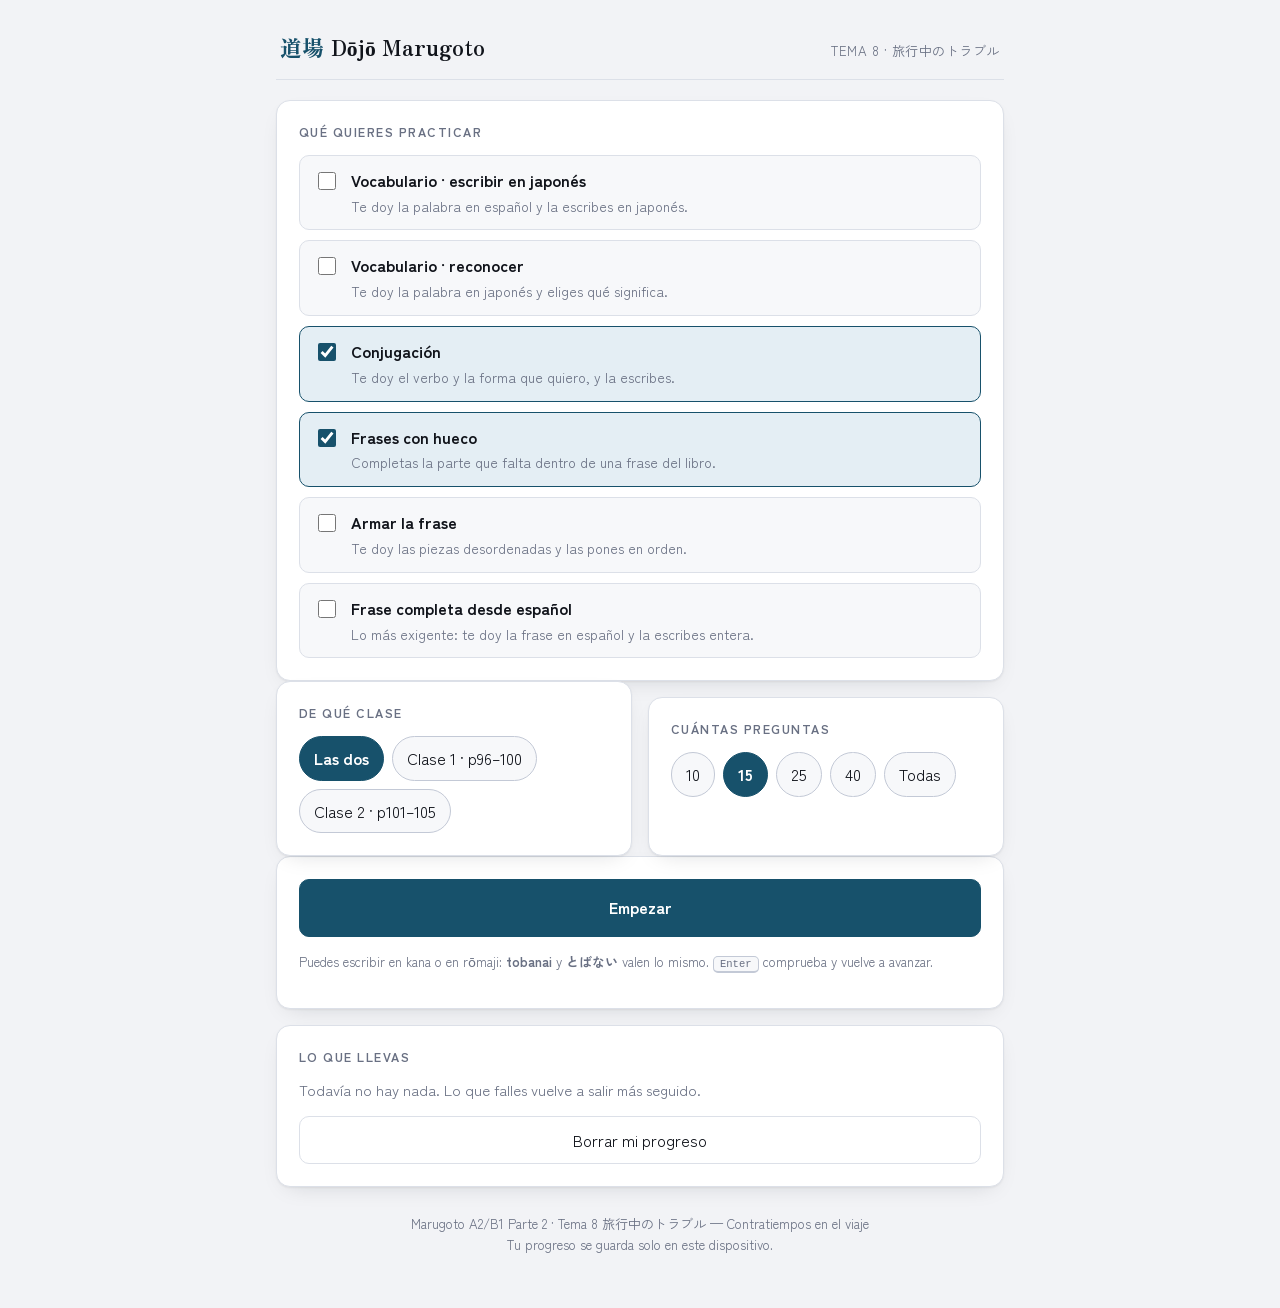
<file: fuentes-oficiales/congelado-t8.html>
<!DOCTYPE html>
<html lang="es">
<head>
<meta charset="utf-8">
<meta name="viewport" content="width=device-width, initial-scale=1, viewport-fit=cover">
<meta name="theme-color" content="#17516B">
<meta name="apple-mobile-web-app-capable" content="yes">
<meta name="mobile-web-app-capable" content="yes">
</head>
<body>
<title>Dōjō Marugoto</title>
<link rel="preconnect" href="https://fonts.googleapis.com">
<link rel="preconnect" href="https://fonts.gstatic.com" crossorigin>
<link rel="stylesheet" href="https://fonts.googleapis.com/css2?family=Zen+Kaku+Gothic+New:wght@400;500;700&family=Zen+Old+Mincho:wght@400;600;900&display=swap">

<style>
:root{
  --ground:#F2F3F6; --surface:#FFFFFF; --surface-2:#F7F8FA;
  --line:#DCE0E8; --line-strong:#C3C9D6;
  --ink:#11141B; --ink-2:#39404F; --muted:#697083;
  --ai:#17516B; --ai-lit:#2A82AC; --ai-wash:#E4EEF4;
  --ok:#2F6B4F; --ok-wash:#E1EFE7;
  --no:#9C3A2B; --no-wash:#F7E6E2;
  --gold:#8A6516; --gold-wash:#F6EEDA;
  --r:14px; --shadow:0 1px 2px rgba(17,20,27,.05), 0 8px 24px -12px rgba(17,20,27,.18);
  --jp:"Zen Old Mincho", "Yu Mincho", "Hiragino Mincho ProN", serif;
  --ui:"Zen Kaku Gothic New", "Hiragino Sans", "Noto Sans JP", system-ui, sans-serif;
}
@media (prefers-color-scheme: dark){
  :root:not([data-theme="light"]){
    --ground:#0C0F14; --surface:#151A21; --surface-2:#1B212A;
    --line:#272E3A; --line-strong:#3A4351;
    --ink:#E9ECF2; --ink-2:#C2C8D4; --muted:#8E97A8;
    --ai:#63B3D4; --ai-lit:#8ACBE6; --ai-wash:#12303E;
    --ok:#74C295; --ok-wash:#16301F;
    --no:#E4796A; --no-wash:#3A1D18;
    --gold:#DCB761; --gold-wash:#2F2716;
    --shadow:0 1px 2px rgba(0,0,0,.4), 0 10px 28px -14px rgba(0,0,0,.7);
  }
}
:root[data-theme="dark"]{
  --ground:#0C0F14; --surface:#151A21; --surface-2:#1B212A;
  --line:#272E3A; --line-strong:#3A4351;
  --ink:#E9ECF2; --ink-2:#C2C8D4; --muted:#8E97A8;
  --ai:#63B3D4; --ai-lit:#8ACBE6; --ai-wash:#12303E;
  --ok:#74C295; --ok-wash:#16301F;
  --no:#E4796A; --no-wash:#3A1D18;
  --gold:#DCB761; --gold-wash:#2F2716;
  --shadow:0 1px 2px rgba(0,0,0,.4), 0 10px 28px -14px rgba(0,0,0,.7);
}

*{box-sizing:border-box}
body{
  margin:0; background:var(--ground); color:var(--ink);
  font-family:var(--ui); font-size:16px; line-height:1.55;
  -webkit-font-smoothing:antialiased;
  padding:0 0 env(safe-area-inset-bottom);
}
.wrap{max-width:760px; margin:0 auto; padding:16px 16px 40px}

/* ---- cabecera ---- */
header.top{
  display:flex; align-items:baseline; gap:12px; flex-wrap:wrap;
  padding:14px 4px 16px; border-bottom:1px solid var(--line); margin-bottom:20px;
}
.brand{font-family:var(--jp); font-weight:900; font-size:1.35rem; letter-spacing:.01em}
.brand .kicker{color:var(--ai); }
.temaLabel{color:var(--muted); font-size:.82rem; letter-spacing:.04em; text-transform:uppercase}
.spacer{flex:1}

/* ---- botones ---- */
button{font:inherit; cursor:pointer; border-radius:10px; border:1px solid var(--line-strong);
  background:var(--surface); color:var(--ink); padding:11px 16px; transition:.12s}
button:hover{border-color:var(--ai); color:var(--ai)}
button:focus-visible{outline:2px solid var(--ai-lit); outline-offset:2px}
button.primary{background:var(--ai); border-color:var(--ai); color:#fff; font-weight:700}
button.primary:hover{background:var(--ai-lit); border-color:var(--ai-lit); color:#fff}
button.ghost{background:transparent; border-color:var(--line)}
button.big{width:100%; padding:15px; font-size:1.02rem}
button[disabled]{opacity:.45; cursor:default}

/* ---- tarjetas ---- */
.card{background:var(--surface); border:1px solid var(--line); border-radius:var(--r);
  box-shadow:var(--shadow); padding:22px}
.card + .card{margin-top:16px}

/* ---- inicio ---- */
h2.sec{font-size:.78rem; letter-spacing:.12em; text-transform:uppercase; color:var(--muted);
  margin:0 0 12px; font-weight:700}
.opts{display:grid; gap:10px}
.opt{display:flex; gap:12px; align-items:flex-start; padding:12px 14px; border:1px solid var(--line);
  border-radius:10px; background:var(--surface-2); cursor:pointer; transition:.12s}
.opt:hover{border-color:var(--ai)}
.opt input{margin-top:4px; accent-color:var(--ai); width:18px; height:18px; flex:none}
.opt.on{border-color:var(--ai); background:var(--ai-wash)}
.opt b{display:block; font-weight:700}
.opt small{color:var(--muted); font-size:.86rem; line-height:1.4}
.chipsrow{display:flex; gap:8px; flex-wrap:wrap}
.chipbtn{padding:9px 14px; border-radius:999px; border:1px solid var(--line-strong); background:var(--surface-2)}
.chipbtn.on{background:var(--ai); border-color:var(--ai); color:#fff; font-weight:700}
.grid2{display:grid; grid-template-columns:1fr 1fr; gap:16px}
@media(max-width:560px){ .grid2{grid-template-columns:1fr} }

/* ---- práctica ---- */
.rail{height:5px; background:var(--line); border-radius:99px; overflow:hidden; margin-bottom:6px}
.rail i{display:block; height:100%; background:var(--ai); transition:width .25s}
.meta{display:flex; justify-content:space-between; color:var(--muted); font-size:.8rem;
  font-variant-numeric:tabular-nums; margin-bottom:16px}
.tag{display:inline-block; font-size:.72rem; letter-spacing:.09em; text-transform:uppercase;
  font-weight:700; padding:4px 9px; border-radius:6px; background:var(--ai-wash); color:var(--ai)}
.tag.gold{background:var(--gold-wash); color:var(--gold)}
.prompt{font-family:var(--jp); font-size:2.1rem; line-height:1.35; margin:16px 0 6px; text-wrap:balance}
.prompt.es{font-family:var(--ui); font-size:1.32rem; font-weight:500; line-height:1.4}
.sub{color:var(--muted); font-size:.92rem; margin:2px 0 0}
.ask{margin:18px 0 4px; font-size:.95rem; color:var(--ink-2)}
.ask b{color:var(--ai)}
input[type=text]{
  width:100%; font-family:var(--jp); font-size:1.5rem; padding:13px 14px;
  border:2px solid var(--line-strong); border-radius:10px; background:var(--surface-2); color:var(--ink);
}
input[type=text]:focus{outline:none; border-color:var(--ai); background:var(--surface)}
.gapline{font-family:var(--jp); font-size:1.34rem; line-height:2.1}
.gapline input{display:inline-block; width:auto; min-width:9ch; font-size:1.2rem; padding:5px 9px; vertical-align:middle}
.acts{display:flex; gap:10px; margin-top:14px}
.acts button{flex:1}
.acts button.thin{flex:0 0 auto}

/* ---- feedback ---- */
.fb{margin-top:16px; border-radius:10px; padding:14px 16px; border:1px solid transparent; display:none}
.fb.show{display:block}
.fb.ok{background:var(--ok-wash); border-color:var(--ok); color:var(--ok)}
.fb.casi{background:var(--gold-wash); border-color:var(--gold); color:var(--gold)}
.fb.no{background:var(--no-wash); border-color:var(--no); color:var(--no)}
.fb .head{font-weight:700; font-size:.86rem; letter-spacing:.06em; text-transform:uppercase}
.fb .model{font-family:var(--jp); font-size:1.5rem; color:var(--ink); margin-top:8px; line-height:1.4}
.fb .why{color:var(--ink-2); font-size:.92rem; margin-top:8px}
.fb .why b{color:var(--ink)}

/* ---- opciones múltiples ---- */
.mc{display:grid; gap:9px; margin-top:14px}
.mc button{text-align:left; padding:13px 15px; font-size:1.02rem}
.mc button.pick-ok{border-color:var(--ok); background:var(--ok-wash); color:var(--ok); font-weight:700}
.mc button.pick-no{border-color:var(--no); background:var(--no-wash); color:var(--no)}

/* ---- armar ---- */
.slot{min-height:62px; border:2px dashed var(--line-strong); border-radius:10px; padding:10px;
  display:flex; gap:8px; flex-wrap:wrap; align-content:flex-start; background:var(--surface-2)}
.pool{display:flex; gap:8px; flex-wrap:wrap; margin-top:14px}
.piece{font-family:var(--jp); font-size:1.16rem; padding:8px 13px; border-radius:9px;
  border:1px solid var(--line-strong); background:var(--surface)}
.piece:hover{border-color:var(--ai)}

/* ---- resumen ---- */
.score{font-size:3.2rem; font-weight:700; font-variant-numeric:tabular-nums; line-height:1}
.score small{font-size:1rem; color:var(--muted); font-weight:400}
table.rev{width:100%; border-collapse:collapse; margin-top:6px; font-size:.94rem}
table.rev th{text-align:left; font-size:.72rem; letter-spacing:.09em; text-transform:uppercase;
  color:var(--muted); border-bottom:1px solid var(--line); padding:8px 6px}
table.rev td{border-bottom:1px solid var(--line); padding:9px 6px; vertical-align:top}
table.rev td.jp{font-family:var(--jp); font-size:1.1rem}
.tblwrap{overflow-x:auto}
.hide{display:none}
.foot{color:var(--muted); font-size:.82rem; text-align:center; margin-top:26px; line-height:1.6}
kbd{font-family:ui-monospace,monospace; font-size:.8em; border:1px solid var(--line-strong);
  border-bottom-width:2px; border-radius:5px; padding:1px 6px; background:var(--surface-2)}
@media (prefers-reduced-motion: reduce){ *{transition:none!important} }
</style>

<div class="wrap">
  <header class="top">
    <div class="brand"><span class="kicker">道場</span> Dōjō Marugoto</div>
    <div class="spacer"></div>
    <div class="temaLabel" id="temaLabel"></div>
  </header>

  <!-- ══════════ INICIO ══════════ -->
  <section id="scHome">
    <div class="card">
      <h2 class="sec">Qué quieres practicar</h2>
      <div class="opts" id="modeList"></div>
    </div>

    <div class="grid2">
      <div class="card">
        <h2 class="sec">De qué clase</h2>
        <div class="chipsrow" id="claseRow"></div>
      </div>
      <div class="card">
        <h2 class="sec">Cuántas preguntas</h2>
        <div class="chipsrow" id="largoRow"></div>
      </div>
    </div>

    <div class="card">
      <button class="primary big" id="btnStart">Empezar</button>
      <p class="foot" style="margin-top:14px; text-align:left">
        Puedes escribir en kana o en rōmaji: <b>tobanai</b> y <b>とばない</b> valen lo mismo.
        <kbd>Enter</kbd> comprueba y vuelve a avanzar.
      </p>
    </div>

    <div class="card" id="histCard">
      <h2 class="sec">Lo que llevas</h2>
      <div id="histBody"></div>
      <div class="acts" style="margin-top:14px">
        <button class="ghost" id="btnReset">Borrar mi progreso</button>
      </div>
    </div>
  </section>

  <!-- ══════════ PRÁCTICA ══════════ -->
  <section id="scPlay" class="hide">
    <div class="rail"><i id="rail"></i></div>
    <div class="meta"><span id="mCount"></span><span id="mScore"></span></div>

    <div class="card">
      <span class="tag" id="qTag"></span>
      <span class="tag gold hide" id="qTag2"></span>
      <div id="qBody"></div>
      <div class="fb" id="fb"></div>
      <div class="acts" id="qActs"></div>
    </div>

    <div class="acts" style="margin-top:16px">
      <button class="ghost" id="btnQuit">Terminar sesión</button>
    </div>
  </section>

  <!-- ══════════ RESUMEN ══════════ -->
  <section id="scEnd" class="hide">
    <div class="card">
      <h2 class="sec">Sesión terminada</h2>
      <div class="score" id="endScore"></div>
      <p class="sub" id="endLine"></p>
      <div class="acts" style="margin-top:18px">
        <button class="primary" id="btnAgain">Otra ronda</button>
        <button class="ghost" id="btnHome">Volver al inicio</button>
      </div>
    </div>
    <div class="card" id="endMissCard">
      <h2 class="sec">Para repasar</h2>
      <div class="tblwrap"><table class="rev" id="endMiss"></table></div>
    </div>
  </section>

  <p class="foot">
    Marugoto A2/B1 Parte 2 · Tema <span id="footTema"></span><br>
    Tu progreso se guarda solo en este dispositivo.
  </p>
</div>

<script>
/* ============================================================
   BANCO DE DATOS — Marugoto A2/B1 Parte 2, Tema 8 旅行中のトラブル
   clase 1 = libro p96-100 · clase 2 = libro p101-105
   Para agregar un tema nuevo: copia la estructura y agrega los
   objetos a VERBOS / VOCAB / FRASES / HUECOS / ARMAR.
   ============================================================ */

const TEMA = { n: 8, titulo: "旅行中のトラブル", es: "Contratiempos en el viaje" };

/* --- VERBOS ---------------------------------------------------
   kana  : forma diccionario en kana (base de la conjugación)
   kanji : forma diccionario con kanji (si no tiene, repite kana)
   g     : grupo 1 / 2 / 3
   es    : significado
   c     : clase (1 o 2)
   par   : pareja transitivo/intransitivo, si la tiene
   nota  : advertencia (trampas de grupo)
--------------------------------------------------------------- */
const VERBOS = [
  { kana:"のる", kanji:"乗る", g:1, es:"subir a (un transporte)", c:1 },
  { kana:"とぶ", kanji:"とぶ", g:1, es:"volar", c:1 },
  { kana:"はじまる", kanji:"始まる", g:1, es:"empezar (algo empieza)", c:1 },
  { kana:"かわる", kanji:"変わる", g:1, es:"cambiar (algo cambia)", c:1 },
  { kana:"おくれる", kanji:"おくれる", g:2, es:"atrasarse", c:1, nota:"Grupo 2, aunque termine en 〜る" },
  { kana:"わすれる", kanji:"忘れる", g:2, es:"olvidar", c:1 },
  { kana:"はいる", kanji:"入る", g:1, es:"entrar", c:1, nota:"Grupo 1, aunque termine en 〜いる" },
  { kana:"あらう", kanji:"洗う", g:1, es:"lavar", c:1 },
  { kana:"はらう", kanji:"はらう", g:1, es:"pagar", c:1 },
  { kana:"おく", kanji:"おく", g:1, es:"dejar, colocar", c:1 },
  { kana:"おもいだす", kanji:"思い出す", g:1, es:"recordar, hacer memoria", c:1 },
  { kana:"うけとる", kanji:"受けとる", g:1, es:"recibir, retirar", c:1 },
  { kana:"まちがえる", kanji:"まちがえる", g:2, es:"confundirse de", c:1 },
  { kana:"しらせる", kanji:"知らせる", g:2, es:"avisar, informar", c:1 },
  { kana:"たずねる", kanji:"たずねる", g:2, es:"preguntar (formal)", c:1 },
  { kana:"ある", kanji:"ある", g:1, es:"haber, estar", c:1, nota:"Negativo irregular: ない" },
  { kana:"いく", kanji:"行く", g:1, es:"ir", c:1, nota:"Excepción: forma て 行って" },
  { kana:"すごす", kanji:"すごす", g:1, es:"pasar (el rato)", c:2 },
  { kana:"たのむ", kanji:"たのむ", g:1, es:"pedir", c:2 },
  { kana:"あるく", kanji:"歩く", g:1, es:"caminar", c:2 },
  { kana:"なく", kanji:"なく", g:1, es:"llorar", c:2 },
  { kana:"すわる", kanji:"座る", g:1, es:"sentarse", c:2 },
  { kana:"ねる", kanji:"寝る", g:2, es:"dormir, acostarse", c:2 },
  { kana:"おりる", kanji:"おりる", g:2, es:"bajarse (de un transporte)", c:2 },
  { kana:"たすける", kanji:"助ける", g:2, es:"ayudar, salvar", c:2 },
  { kana:"にげる", kanji:"にげる", g:2, es:"huir, escapar", c:2 },
  { kana:"みせる", kanji:"見せる", g:2, es:"mostrar", c:2 },
  { kana:"てつだう", kanji:"手伝う", g:1, es:"echar una mano", c:2 },
  { kana:"わかれる", kanji:"わかれる", g:2, es:"separarse, despedirse", c:2 },
  { kana:"こわれる", kanji:"こわれる", g:2, es:"romperse", c:2 },
  { kana:"なおす", kanji:"なおす", g:1, es:"arreglar", c:2 },
  /* pares transitivo / intransitivo (clase 2) */
  { kana:"つく", kanji:"つく", g:1, es:"encenderse", c:2, par:"つける", tipo:"自" },
  { kana:"つける", kanji:"つける", g:2, es:"encender", c:2, par:"つく", tipo:"他" },
  { kana:"きえる", kanji:"きえる", g:2, es:"apagarse", c:2, par:"けす", tipo:"自" },
  { kana:"けす", kanji:"けす", g:1, es:"apagar", c:2, par:"きえる", tipo:"他" },
  { kana:"あく", kanji:"あく", g:1, es:"abrirse", c:2, par:"あける", tipo:"自" },
  { kana:"あける", kanji:"あける", g:2, es:"abrir", c:2, par:"あく", tipo:"他" },
  { kana:"しまる", kanji:"しまる", g:1, es:"cerrarse", c:2, par:"しめる", tipo:"自" },
  { kana:"しめる", kanji:"しめる", g:2, es:"cerrar", c:2, par:"しまる", tipo:"他" },
  { kana:"でる", kanji:"出る", g:2, es:"salir", c:2, par:"だす", tipo:"自" },
  { kana:"だす", kanji:"出す", g:1, es:"sacar, echar", c:2, par:"でる", tipo:"他" },
  { kana:"とまる", kanji:"止まる", g:1, es:"pararse, detenerse", c:2, par:"とめる", tipo:"自" },
  { kana:"とめる", kanji:"止める", g:2, es:"parar, cortar", c:2, par:"とまる", tipo:"他" },
  { kana:"かかる", kanji:"かかる", g:1, es:"quedar cerrado (con llave)", c:2, par:"かける", tipo:"自" },
  { kana:"かける", kanji:"かける", g:2, es:"echar la llave", c:2, par:"かかる", tipo:"他" },
  { kana:"ながれる", kanji:"ながれる", g:2, es:"fluir, correr (el agua)", c:2, par:"ながす", tipo:"自" },
  { kana:"ながす", kanji:"ながす", g:1, es:"hacer correr (el agua)", c:2, par:"ながれる", tipo:"他" },
  /* grupo 3 */
  { kana:"する", kanji:"する", g:3, es:"hacer", c:1 },
  { kana:"くる", kanji:"来る", g:3, es:"venir", c:1 },
  { kana:"チェックインする", kanji:"チェックインする", g:3, es:"facturar", c:1 },
  { kana:"しゅっぱつする", kanji:"出発する", g:3, es:"partir, salir", c:1 },
  { kana:"とうちゃくする", kanji:"到着する", g:3, es:"llegar", c:1 },
  { kana:"こしょうする", kanji:"故障する", g:3, es:"averiarse", c:2 },
  { kana:"せつめいする", kanji:"説明する", g:3, es:"explicar", c:2 },
  { kana:"きこくする", kanji:"帰国する", g:3, es:"volver al país de origen", c:1 },
  { kana:"かいしする", kanji:"開始する", g:3, es:"dar comienzo", c:1 }
];

/* --- FORMAS QUE SE PRACTICAN ---------------------------------- */
const FORMAS = [
  { id:"masu",    label:"forma ます",          desc:"cortés, no-pasado",       c:[1,2] },
  { id:"masen",   label:"forma ません",        desc:"cortés, negativo",        c:[1,2] },
  { id:"nai",     label:"forma ない",          desc:"plano, negativo",         c:[1,2] },
  { id:"ta",      label:"forma た",            desc:"plano, pasado",           c:[1,2] },
  { id:"te",      label:"forma て",            desc:"conectiva",               c:[1,2] },
  { id:"nakatta", label:"forma なかった",      desc:"plano, pasado negativo",  c:[1] },
  { id:"sou",     label:"〜そうです",          desc:"dicen que… (forma simple + そうです)", c:[1] },
  { id:"atode",   label:"〜た後で",            desc:"después de…",             c:[1] },
  { id:"nagara",  label:"〜ながら",            desc:"mientras… (raíz de ます)",  c:[2] },
  { id:"tari",    label:"〜たり",              desc:"…y tal (forma た + り)",   c:[2] },
  { id:"pot",     label:"forma potencial",     desc:"poder…",                  c:[1] },
  { id:"imp",     label:"forma imperativa",    desc:"¡…! (命令形)",             c:[2] }
];

/* --- VOCABULARIO ---------------------------------------------- */
const VOCAB = [
  { jp:"空港", kana:"くうこう", es:"aeropuerto", c:1, cat:"viaje" },
  { jp:"飛行機", kana:"ひこうき", es:"avión", c:1, cat:"viaje" },
  { jp:"〜便", kana:"〜びん", es:"vuelo número…", c:1, cat:"viaje" },
  { jp:"〜航空", kana:"〜こうくう", es:"aerolínea", c:1, cat:"viaje" },
  { jp:"〜行き", kana:"〜いき", es:"con destino a", c:1, cat:"viaje" },
  { jp:"フライト", kana:"フライト", es:"vuelo", c:1, cat:"viaje" },
  { jp:"手続き", kana:"てつづき", es:"trámite", c:1, cat:"viaje" },
  { jp:"搭乗", kana:"とうじょう", es:"embarque", c:1, cat:"viaje" },
  { jp:"チェックイン", kana:"チェックイン", es:"facturación", c:1, cat:"viaje" },
  { jp:"出発ゲート", kana:"しゅっぱつゲート", es:"puerta de embarque", c:1, cat:"viaje" },
  { jp:"荷物", kana:"にもつ", es:"equipaje", c:1, cat:"objetos" },
  { jp:"スーツケース", kana:"スーツケース", es:"maleta", c:1, cat:"objetos" },
  { jp:"パスポート", kana:"パスポート", es:"pasaporte", c:1, cat:"objetos" },
  { jp:"忘れ物", kana:"わすれもの", es:"objeto olvidado", c:1, cat:"objetos" },
  { jp:"受付", kana:"うけつけ", es:"recepción", c:1, cat:"viaje" },
  { jp:"到着時間", kana:"とうちゃくじかん", es:"hora de llegada", c:1, cat:"viaje" },
  { jp:"予定", kana:"よてい", es:"plan, previsión", c:1, cat:"abstracto" },
  { jp:"変更", kana:"へんこう", es:"cambio", c:1, cat:"problema" },
  { jp:"故障", kana:"こしょう", es:"avería", c:1, cat:"problema" },
  { jp:"エンジン", kana:"エンジン", es:"motor", c:1, cat:"objetos" },
  { jp:"トラブル", kana:"トラブル", es:"problema", c:1, cat:"problema" },
  { jp:"アナウンス", kana:"アナウンス", es:"anuncio por megafonía", c:1, cat:"viaje" },
  { jp:"お客様", kana:"おきゃくさま", es:"pasajero, cliente (formal)", c:1, cat:"viaje" },
  { jp:"利用", kana:"りよう", es:"uso", c:1, cat:"abstracto" },
  { jp:"見送り", kana:"みおくり", es:"ir a despedir a alguien", c:1, cat:"abstracto" },
  { jp:"かばん", kana:"かばん", es:"bolso", c:1, cat:"objetos" },
  { jp:"ていねいたい", kana:"ていねいたい", es:"estilo formal", c:1, cat:"abstracto" },
  { jp:"ふつうたい", kana:"ふつうたい", es:"estilo informal", c:1, cat:"abstracto" },
  { jp:"もうすぐ", kana:"もうすぐ", es:"dentro de poco", c:1, cat:"tiempo" },
  { jp:"〜ほど", kana:"〜ほど", es:"aproximadamente (formal)", c:1, cat:"tiempo" },
  { jp:"とにかく", kana:"とにかく", es:"en fin, de todas formas", c:1, cat:"conector" },
  { jp:"それから", kana:"それから", es:"después de eso", c:1, cat:"conector" },
  { jp:"どこか", kana:"どこか", es:"algún lugar", c:1, cat:"conector" },
  { jp:"しまった", kana:"しまった", es:"¡rayos!", c:1, cat:"reaccion" },
  { jp:"どうしよう", kana:"どうしよう", es:"¿qué hago?", c:1, cat:"reaccion" },
  { jp:"たぶん", kana:"たぶん", es:"seguramente", c:1, cat:"reaccion" },
  { jp:"電気", kana:"でんき", es:"luz eléctrica", c:2, cat:"hotel" },
  { jp:"エアコン", kana:"エアコン", es:"aire acondicionado", c:2, cat:"hotel" },
  { jp:"まど", kana:"まど", es:"ventana", c:2, cat:"hotel" },
  { jp:"ドア", kana:"ドア", es:"puerta", c:2, cat:"hotel" },
  { jp:"かぎ", kana:"かぎ", es:"llave", c:2, cat:"hotel" },
  { jp:"お湯", kana:"おゆ", es:"agua caliente", c:2, cat:"hotel" },
  { jp:"水", kana:"みず", es:"agua", c:2, cat:"hotel" },
  { jp:"部屋", kana:"へや", es:"habitación", c:2, cat:"hotel" },
  { jp:"〜号室", kana:"〜ごうしつ", es:"habitación número", c:2, cat:"hotel" },
  { jp:"エレベーター", kana:"エレベーター", es:"ascensor", c:2, cat:"hotel" },
  { jp:"歴史", kana:"れきし", es:"historia", c:2, cat:"abstracto" },
  { jp:"説明", kana:"せつめい", es:"explicación", c:2, cat:"abstracto" },
  { jp:"火事", kana:"かじ", es:"incendio", c:2, cat:"problema" },
  { jp:"どろぼう", kana:"どろぼう", es:"ladrón", c:2, cat:"problema" },
  { jp:"マッサージ", kana:"マッサージ", es:"masaje", c:2, cat:"objetos" },
  { jp:"ガイドブック", kana:"ガイドブック", es:"guía de viaje", c:2, cat:"objetos" },
  { jp:"計画", kana:"けいかく", es:"plan, planificación", c:2, cat:"abstracto" },
  { jp:"映画", kana:"えいが", es:"película", c:2, cat:"objetos" },
  { jp:"外国語", kana:"がいこくご", es:"lengua extranjera", c:2, cat:"abstracto" },
  { jp:"思い出", kana:"おもいで", es:"recuerdo", c:2, cat:"abstracto" },
  { jp:"親切", kana:"しんせつ", es:"amabilidad, amable", c:2, cat:"abstracto" },
  { jp:"仕事", kana:"しごと", es:"trabajo", c:2, cat:"abstracto" },
  { jp:"やっと", kana:"やっと", es:"por fin", c:2, cat:"tiempo" },
  { jp:"それに", kana:"それに", es:"además", c:2, cat:"conector" },
  { jp:"ずっと", kana:"ずっと", es:"todo el rato", c:2, cat:"tiempo" },
  { jp:"なぜか", kana:"なぜか", es:"por algún motivo", c:2, cat:"conector" },
  { jp:"ひどい目にあう", kana:"ひどいめにあう", es:"pasarlo fatal", c:2, cat:"reaccion" },
  { jp:"へたな", kana:"へたな", es:"malo (en algo)", c:2, cat:"reaccion" }
];

/* --- FRASES: español → japonés --------------------------------
   ok : lista de respuestas aceptadas (la primera es la modelo)
--------------------------------------------------------------- */
const FRASES = [
  { es:"Dicen que los trámites empiezan en unos 20 minutos.", c:1, pat:"〜そうです",
    ok:["あと20分ほどで、手続きが始まるそうです。","あと20分ほどで手続きが始まるそうです。","手続きが始まるそうです。"] },
  { es:"Al parecer la salida se atrasa una hora.", c:1, pat:"〜そうです",
    ok:["出発が1時間おくれるそうです。","しゅっぱつが1じかんおくれるそうです。"] },
  { es:"Dicen que cambió la puerta de embarque.", c:1, pat:"〜そうです",
    ok:["出発ゲートが変わったそうです。","しゅっぱつゲートがかわったそうです。"] },
  { es:"Dicen que hoy el avión no vuela.", c:1, pat:"〜そうです",
    ok:["今日は飛行機がとばないそうです。","きょうはひこうきがとばないそうです。","飛行機がとばないそうです。"] },
  { es:"Dicen que es la puerta 25. (ojo con el だ)", c:1, pat:"N + だそうです",
    ok:["25番だそうです。","にじゅうごばんだそうです。"] },
  { es:"Dicen que ese hotel es cómodo. (ojo con el だ)", c:1, pat:"adj-な + だそうです",
    ok:["あのホテルはべんりだそうです。","ホテルはべんりだそうです。"] },
  { es:"¿Qué acaban de decir en el aviso?", c:1, pat:"何て言ってましたか",
    ok:["今のアナウンス、何て言ってましたか。","いまのアナウンス、なんていってましたか。","今のアナウンス、何て言っていましたか。"] },
  { es:"Disculpe. Esto… ¿va usted en el mismo vuelo?", c:1, pat:"abordaje",
    ok:["すみません。あのう、同じフライトですか。","すみません、あのう、同じフライトですか。","すみません。あのう、おなじフライトですか。"] },
  { es:"Después del check-in me tomé un té en la cafetería.", c:1, pat:"〜た後で",
    ok:["チェックインした後で、カフェでお茶を飲んだ。","チェックインしたあとで、カフェでおちゃをのんだ。"] },
  { es:"Una vez que llegue al aeropuerto, revisaré el correo.", c:1, pat:"〜た後で",
    ok:["空港についた後で、メールをチェックします。","くうこうについたあとで、メールをチェックします。"] },
  { es:"En fin, vamos a ver.", c:1, pat:"とにかく〜てみましょう",
    ok:["とにかく行ってみましょう。","とにかくいってみましょう。"] },
  { es:"¿Has tenido alguna vez un problema en el aeropuerto?", c:1, pat:"〜たことがあります",
    ok:["空港でトラブルにあったことがありますか。","くうこうでトラブルにあったことがありますか。"] },
  { es:"¡Socorro!", c:2, pat:"pedir ayuda", ok:["助けて！","たすけて！","助けて","たすけて"] },
  { es:"¡Por favor, que alguien!", c:2, pat:"pedir ayuda", ok:["すみません、だれか！","すみません、だれか"] },
  { es:"¡Fuego! ¡Huyan! (en estilo llano)", c:2, pat:"命令形", ok:["火事だ、にげろ！","かじだ、にげろ！","火事だ、にげろ"] },
  { es:"Disculpe, ¡me bajo!", c:2, pat:"pedir paso", ok:["すみません、おります！","すみません、おります"] },
  { es:"El personal del hotel enciende la luz.", c:2, pat:"他動詞",
    ok:["ホテルの人が電気をつけます。","ホテルのひとがでんきをつけます。"] },
  { es:"La luz no se enciende.", c:2, pat:"自動詞", ok:["電気がつきません。","でんきがつきません。"] },
  { es:"La ventana no cierra.", c:2, pat:"自動詞", ok:["まどがしまりません。"] },
  { es:"No sale agua caliente.", c:2, pat:"自動詞", ok:["お湯が出ません。","おゆがでません。"] },
  { es:"El personal del hotel cortó el agua del baño.", c:2, pat:"他動詞",
    ok:["ホテルの人はトイレの水を止めました。","ホテルの人がトイレの水を止めました。","ホテルのひとはトイレのみずをとめました。"] },
  { es:"Reviso el correo mientras me tomo un café.", c:2, pat:"〜ながら",
    ok:["コーヒーを飲みながら、メールをチェックします。","コーヒーをのみながら、メールをチェックします。"] },
  { es:"Espero leyendo la guía de viaje.", c:2, pat:"〜ながら",
    ok:["ガイドブックを読みながら、待ちます。","ガイドブックをよみながら、まちます。"] },
  { es:"Me contó la historia del hotel mientras caminábamos.", c:2, pat:"〜ながら + 〜てくれる",
    ok:["歩きながら、ホテルの歴史を説明してくれました。","あるきながら、ホテルのれきしをせつめいしてくれました。"] },
  { es:"Conseguí que me cambiaran de habitación.", c:2, pat:"〜てもらう",
    ok:["部屋をかえてもらいました。","へやをかえてもらいました。","部屋をかえてもらった。"] },
  { es:"Quiero ser amable con los extranjeros.", c:2, pat:"〜てあげる",
    ok:["外国の人に親切にしてあげたいです。","がいこくのひとにしんせつにしてあげたいです。"] },
  { es:"Estudio idiomas, duermo, cosas así.", c:2, pat:"〜たり〜たり",
    ok:["外国語の勉強をしたり、寝たりしています。","がいこくごのべんきょうをしたり、ねたりしています。"] },
  { es:"Lo pasé fatal.", c:2, pat:"ひどい目にあう", ok:["ひどい目にあいました。","ひどいめにあいました。"] }
];

/* --- FRASES CON HUECO ----------------------------------------- */
const HUECOS = [
  { pre:"あと20分ほどで、手続きが（", post:"）。", hint:"始まります → 〜そうです", ok:["始まるそうです","はじまるそうです"], c:1, es:"Dicen que los trámites empiezan en unos 20 minutos." },
  { pre:"飛行機の出発が1時間（", post:"）。", hint:"おくれます → 〜そうです", ok:["おくれるそうです"], c:1, es:"Dicen que la salida se atrasa una hora." },
  { pre:"出発ゲートが（", post:"）。", hint:"変わりました → 〜そうです", ok:["変わったそうです","かわったそうです"], c:1, es:"Dicen que cambió la puerta." },
  { pre:"今日は天気が悪くて、飛行機が（", post:"）。", hint:"とびません → 〜そうです", ok:["とばないそうです"], c:1, es:"Dicen que hoy no vuela." },
  { pre:"チェックイン（", post:"）、カフェでお茶を飲んだ。", hint:"します → 〜た後で", ok:["した後で","したあとで"], c:1, es:"Después del check-in…" },
  { pre:"空港に（", post:"）、メールをチェックします。", hint:"つきます → 〜た後で", ok:["ついた後で","ついたあとで"], c:1, es:"Una vez llegado al aeropuerto…" },
  { pre:"とにかく（", post:"）。", hint:"行きます → 〜てみましょう", ok:["行ってみましょう","いってみましょう"], c:1, es:"En fin, vamos a ver." },
  { pre:"かばんが1つない。どこかに（", post:"）かな。", hint:"忘れます → forma た", ok:["忘れた","わすれた"], c:1, es:"¿La habré olvidado en alguna parte?" },
  { pre:"ホテルの人が電気を（", post:"）。", hint:"transitivo, forma ます", ok:["つけます"], c:2, es:"El personal enciende la luz." },
  { pre:"電気が（", post:"）。", hint:"intransitivo, forma ません", ok:["つきません"], c:2, es:"La luz no se enciende." },
  { pre:"まどが（", post:"）。", hint:"intransitivo, forma ません", ok:["しまりません"], c:2, es:"La ventana no cierra." },
  { pre:"田中さんがまどを（", post:"）。", hint:"transitivo, forma ました", ok:["あけました"], c:2, es:"Tanaka abrió la ventana." },
  { pre:"シャワーのお湯が（", post:"）。", hint:"intransitivo, forma ません", ok:["出ません","でません"], c:2, es:"No sale agua caliente de la ducha." },
  { pre:"ホテルの人がトイレの水を（", post:"）。", hint:"transitivo, forma ました", ok:["止めました","とめました"], c:2, es:"El personal cortó el agua del baño." },
  { pre:"セーフティボックスのかぎが（", post:"）。", hint:"intransitivo, forma ません", ok:["かかりません"], c:2, es:"La caja fuerte no cierra con llave." },
  { pre:"へやに入ったら、まどが（", post:"）ままでした。", hint:"intransitivo, forma た", ok:["あいた"], c:2, es:"La ventana estaba abierta." },
  { pre:"コーヒーを（", post:"）、メールをチェックしました。", hint:"飲みます → 〜ながら", ok:["飲みながら","のみながら"], c:2, es:"Revisé el correo mientras tomaba café." },
  { pre:"マッサージを（", post:"）、ねむってしまいました。", hint:"してもらいます → 〜ながら", ok:["してもらいながら"], c:2, es:"Me quedé dormido mientras me hacían el masaje." },
  { pre:"子どもたちは、おかしを（", post:"）、ゲームをしていました。", hint:"食べます → 〜ながら", ok:["食べながら","たべながら"], c:2, es:"Los niños jugaban mientras comían dulces." },
  { pre:"アリさんは、サインを（", post:"）、出発ゲートをさがしました。", hint:"見ます → 〜ながら", ok:["見ながら","みながら"], c:2, es:"Ali buscó la puerta mirando los letreros." },
  { pre:"私のむすめは、空港で（", post:"）、友だちとわかれました。", hint:"なきます → 〜ながら", ok:["なきながら"], c:2, es:"Mi hija se despidió llorando." },
  { pre:"ガイドブックを（", post:"）、旅行の計画をたてます。", hint:"読みます → 〜ながら", ok:["読みながら","よみながら"], c:2, es:"Planifico el viaje leyendo la guía." },
  { pre:"となりに座った人と（", post:"）、すごします。", hint:"話します → 〜ながら", ok:["話しながら","はなしながら"], c:2, es:"Paso el rato conversando con el de al lado." },
  { pre:"外国語の勉強を（", post:"）、（", post2:"）しています。", hint:"します / 寝ます → 〜たり〜たり", ok:["したり"], ok2:["寝たり","ねたり"], c:2, es:"Estudio idiomas, duermo, cosas así." },
  { pre:"へたな英語で人に（", post:"）、親切な人に助けて（", post2:"）しました。", hint:"たのみます / もらいます → 〜たり〜たり", ok:["たのんだり"], ok2:["もらったり"], c:2, es:"Pedí ayuda en mal inglés, dejé que me ayudaran…" }
];

/* --- ARMAR LA FRASE (piezas desordenadas) ---------------------- */
const ARMAR = [
  { es:"Dicen que la salida se atrasa una hora.", c:1, chips:["出発が","1時間","おくれる","そうです"] },
  { es:"Dicen que los trámites empiezan en unos 20 minutos.", c:1, chips:["あと20分ほどで","手続きが","始まる","そうです"] },
  { es:"¿Qué acaban de decir en el aviso?", c:1, chips:["今の","アナウンス、","何て","言ってましたか"] },
  { es:"Dicen que el vuelo 115 quedó cancelado.", c:1, chips:["115便は","キャンセルに","なった","そうです"] },
  { es:"Después del check-in me tomé un té en la cafetería.", c:1, chips:["チェックインした後で、","カフェで","お茶を","飲んだ"] },
  { es:"Puede que esté en el baño. En fin, vamos a ver.", c:1, chips:["トイレに","あるかもしれません。","とにかく","行ってみましょう"] },
  { es:"Al parecer ya casi podemos subir al avión.", c:1, chips:["もうすぐ","飛行機に","乗れる","そうです"] },
  { es:"El personal del hotel enciende la luz de la habitación.", c:2, chips:["ホテルの人が","へやの","電気を","つけます"] },
  { es:"Como en la habitación de al lado hacían ruido, me cambiaron de pieza.", c:2, chips:["となりのへやが","うるさかったから、","へやを","かえてもらいました"] },
  { es:"Revisé el correo mientras tomaba café en la cafetería.", c:2, chips:["カフェで","コーヒーを","飲みながら、","メールをチェックしました"] },
  { es:"Contó la historia del hotel mientras caminaba.", c:2, chips:["歩きながら、","ホテルの","歴史を","説明しました"] },
  { es:"Paso el rato conversando con la persona sentada al lado.", c:2, chips:["となりに","座った人と","話しながら、","すごします"] },
  { es:"Pedí ayuda en mal inglés y me cambiaron de habitación.", c:2, chips:["がんばって","英語で話して、","部屋を","かえてもらった"] },
  { es:"Yo también quiero ser amable con los extranjeros en Japón.", c:2, chips:["ぼくも","日本では","外国の人に","親切にしてあげたい"] },
  { es:"Al entrar a la habitación, la luz no se encendía.", c:2, chips:["部屋に","入ったら、","電気が","つかなかった"] }
];

/* ============================================================
   MOTOR — conjugador, conversor rōmaji→kana y comparador
   ============================================================ */

/* ---------- 1. Conjugador ---------------------------------- */

const U2I = { う:'い', く:'き', ぐ:'ぎ', す:'し', つ:'ち', ぬ:'に', ぶ:'び', む:'み', る:'り' };
const U2A = { う:'わ', く:'か', ぐ:'が', す:'さ', つ:'た', ぬ:'な', ぶ:'ば', む:'ま', る:'ら' };
const U2E = { う:'え', く:'け', ぐ:'げ', す:'せ', つ:'て', ぬ:'ね', ぶ:'べ', む:'め', る:'れ' };
const TE1 = { う:'って', つ:'って', る:'って', む:'んで', ぶ:'んで', ぬ:'んで', く:'いて', ぐ:'いで', す:'して' };

const SURU = { masu:'します', masen:'しません', nai:'しない', nakatta:'しなかった',
               ta:'した', te:'して', nagara:'しながら', tari:'したり',
               pot:'できる', imp:'しろ', sou:'するそうです', atode:'した後で' };
const KURU = { masu:'きます', masen:'きません', nai:'こない', nakatta:'こなかった',
               ta:'きた', te:'きて', nagara:'きながら', tari:'きたり',
               pot:'こられる', imp:'こい', sou:'くるそうです', atode:'きた後で' };

/* excepciones que no salen de la regla */
const EXC = {
  'いく': { te:'いって', ta:'いった', tari:'いったり', atode:'いった後で' },
  'ある': { nai:'ない', nakatta:'なかった', imp:'あれ' }
};

function conjugar(v, forma) {
  const k = v.kana;

  if (v.g === 3) {
    if (k.endsWith('する')) return k.slice(0, -2) + SURU[forma];
    if (k.endsWith('くる')) return k.slice(0, -2) + KURU[forma];
    return k;
  }

  let out;

  if (v.g === 2) {
    const st = k.slice(0, -1);              // quita る
    switch (forma) {
      case 'masu':    out = st + 'ます'; break;
      case 'masen':   out = st + 'ません'; break;
      case 'nai':     out = st + 'ない'; break;
      case 'nakatta': out = st + 'なかった'; break;
      case 'ta':      out = st + 'た'; break;
      case 'te':      out = st + 'て'; break;
      case 'nagara':  out = st + 'ながら'; break;
      case 'tari':    out = st + 'たり'; break;
      case 'pot':     out = st + 'られる'; break;
      case 'imp':     out = st + 'ろ'; break;
      case 'sou':     out = k + 'そうです'; break;
      case 'atode':   out = st + 'た後で'; break;
    }
  } else {                                   // grupo 1
    const last = k.slice(-1);
    const st = k.slice(0, -1);
    const te = st + TE1[last];
    const ta = te.replace(/て$/, 'た').replace(/で$/, 'だ');
    switch (forma) {
      case 'masu':    out = st + U2I[last] + 'ます'; break;
      case 'masen':   out = st + U2I[last] + 'ません'; break;
      case 'nai':     out = st + U2A[last] + 'ない'; break;
      case 'nakatta': out = st + U2A[last] + 'なかった'; break;
      case 'ta':      out = ta; break;
      case 'te':      out = te; break;
      case 'nagara':  out = st + U2I[last] + 'ながら'; break;
      case 'tari':    out = ta + 'り'; break;
      case 'pot':     out = st + U2E[last] + 'る'; break;
      case 'imp':     out = st + U2E[last]; break;
      case 'sou':     out = k + 'そうです'; break;
      case 'atode':   out = ta + '後で'; break;
    }
  }

  const e = EXC[k];
  if (e && e[forma] !== undefined) out = e[forma];
  return out;
}

/* proyecta la forma en kana sobre la escritura con kanji */
function conKanji(v, kanaConj) {
  if (!v.kanji || v.kanji === v.kana) return null;
  let i = 0;
  while (i < v.kanji.length && i < v.kana.length &&
         v.kanji[v.kanji.length - 1 - i] === v.kana[v.kana.length - 1 - i]) i++;
  const cabezaKanji = v.kanji.slice(0, v.kanji.length - i);
  const cabezaKana  = v.kana.slice(0, v.kana.length - i);
  if (!kanaConj.startsWith(cabezaKana)) return null;
  return cabezaKanji + kanaConj.slice(cabezaKana.length);
}

/* ---------- 2. Rōmaji → kana -------------------------------- */

const RK = {
  kya:'きゃ',kyu:'きゅ',kyo:'きょ', sha:'しゃ',shu:'しゅ',sho:'しょ', sya:'しゃ',syu:'しゅ',syo:'しょ',
  cha:'ちゃ',chu:'ちゅ',cho:'ちょ', tya:'ちゃ',tyu:'ちゅ',tyo:'ちょ',
  nya:'にゃ',nyu:'にゅ',nyo:'にょ', hya:'ひゃ',hyu:'ひゅ',hyo:'ひょ',
  mya:'みゃ',myu:'みゅ',myo:'みょ', rya:'りゃ',ryu:'りゅ',ryo:'りょ',
  gya:'ぎゃ',gyu:'ぎゅ',gyo:'ぎょ', ja:'じゃ',ju:'じゅ',jo:'じょ', jya:'じゃ',jyu:'じゅ',jyo:'じょ',
  zya:'じゃ',zyu:'じゅ',zyo:'じょ', bya:'びゃ',byu:'びゅ',byo:'びょ', pya:'ぴゃ',pyu:'ぴゅ',pyo:'ぴょ',
  she:'しぇ', che:'ちぇ', je:'じぇ', tsa:'つぁ',tsi:'つぃ',tse:'つぇ',tso:'つぉ',
  fa:'ふぁ',fi:'ふぃ',fe:'ふぇ',fo:'ふぉ', fyu:'ふゅ',
  va:'ゔぁ',vi:'ゔぃ',vu:'ゔ',ve:'ゔぇ',vo:'ゔぉ',
  wi:'うぃ',we:'うぇ', di:'でぃ',du:'どぅ', ti:'てぃ', dyu:'でゅ',
  ka:'か',ki:'き',ku:'く',ke:'け',ko:'こ',
  sa:'さ',shi:'し',si:'し',su:'す',se:'せ',so:'そ',
  ta:'た',chi:'ち',tsu:'つ',tu:'つ',te:'て',to:'と',
  na:'な',ni:'に',nu:'ぬ',ne:'ね',no:'の',
  ha:'は',hi:'ひ',fu:'ふ',hu:'ふ',he:'へ',ho:'ほ',
  ma:'ま',mi:'み',mu:'む',me:'め',mo:'も',
  ya:'や',yu:'ゆ',yo:'よ',
  ra:'ら',ri:'り',ru:'る',re:'れ',ro:'ろ',
  wa:'わ',wo:'を',
  ga:'が',gi:'ぎ',gu:'ぐ',ge:'げ',go:'ご',
  za:'ざ',ji:'じ',zi:'じ',zu:'ず',ze:'ぜ',zo:'ぞ',
  da:'だ',de:'で',do:'ど',
  ba:'ば',bi:'び',bu:'ぶ',be:'べ',bo:'ぼ',
  pa:'ぱ',pi:'ぴ',pu:'ぷ',pe:'ぺ',po:'ぽ',
  a:'あ',i:'い',u:'う',e:'え',o:'お'
};

function romajiAKana(txt) {
  let s = txt.toLowerCase()
    .replace(/ā/g,'aa').replace(/ī/g,'ii').replace(/ū/g,'uu')
    .replace(/ē/g,'ee').replace(/ō/g,'ou')
    .replace(/â/g,'aa').replace(/î/g,'ii').replace(/û/g,'uu')
    .replace(/ê/g,'ee').replace(/ô/g,'ou');
  let out = '', i = 0;
  while (i < s.length) {
    const ch = s[i];
    if (!/[a-z'\-]/.test(ch)) { out += ch; i++; continue; }
    /* ん */
    if (ch === 'n') {
      if (s[i+1] === "'" || s[i+1] === '-') { out += 'ん'; i += 2; continue; }
      if (s[i+1] === 'n') { out += 'ん'; i += 1; continue; }
      if (!s[i+1] || !/[aiueoy]/.test(s[i+1])) { out += 'ん'; i++; continue; }
    }
    /* っ  (consonante doble, salvo n) */
    if (ch === s[i+1] && /[bcdfghjkmpqrstvwxyz]/.test(ch)) { out += 'っ'; i++; continue; }
    let hecho = false;
    for (let len = 3; len >= 1; len--) {
      const trozo = s.substr(i, len);
      if (RK[trozo]) { out += RK[trozo]; i += len; hecho = true; break; }
    }
    if (!hecho) { out += ch; i++; }
  }
  return out;
}

/* ---------- 3. Normalización y comparación ------------------ */

const VOCAL_DE = { 'ア':'あ','イ':'い','ウ':'う','エ':'え','オ':'お' };

function kataAHira(s) {
  return s.replace(/[ァ-ヶ]/g, c => String.fromCharCode(c.charCodeAt(0) - 0x60));
}

/* fila vocálica de cada kana */
const FILA = {
    'あ':'あ','か':'あ','さ':'あ','た':'あ','な':'あ','は':'あ','ま':'あ','や':'あ','ら':'あ','わ':'あ','が':'あ','ざ':'あ','だ':'あ','ば':'あ','ぱ':'あ','ゃ':'あ',
    'い':'い','き':'い','し':'い','ち':'い','に':'い','ひ':'い','み':'い','り':'い','ぎ':'い','じ':'い','ぢ':'い','び':'い','ぴ':'い',
    'う':'う','く':'う','す':'う','つ':'う','ぬ':'う','ふ':'う','む':'う','ゆ':'う','る':'う','ぐ':'う','ず':'う','づ':'う','ぶ':'う','ぷ':'う','ゅ':'う','ゔ':'う',
    'え':'え','け':'え','せ':'え','て':'え','ね':'え','へ':'え','め':'え','れ':'え','げ':'え','ぜ':'え','で':'え','べ':'え','ぺ':'え',
    'お':'お','こ':'お','そ':'お','と':'お','の':'お','ほ':'お','も':'お','よ':'お','ろ':'お','ご':'お','ぞ':'お','ど':'お','ぼ':'お','ぽ':'お','ょ':'お'
};

/* la vocal con que se alarga cada fila: こう, けい */
const CHOON = { 'あ':'あ', 'い':'い', 'う':'う', 'え':'い', 'お':'う' };

/* ー se convierte en la vocal de la sílaba anterior */
function expandirChoon(s) {
  let out = '';
  for (const c of s) {
    if ((c === 'ー' || c === '－' || c === '—') && out.length) {
      out += FILA[out[out.length - 1]] || '';
    } else out += c;
  }
  return out;
}

/* quita las vocales de alargamiento: すうつけえす → すつけす, そうです → そです */
function quitarLargas(s) {
  let out = '';
  for (const c of s) {
    const prev = out[out.length - 1];
    const fila = prev ? FILA[prev] : null;
    if (fila && /[あいうえお]/.test(c) && (c === fila || c === CHOON[fila])) continue;
    out += c;
  }
  return out;
}

const BASURA = /[\s　、。．，,\.!！?？「」『』（）()・…~〜ー\-]/g;

/* nivel estricto: acepta kana, kanji o rōmaji, pero exige la lectura exacta */
function normEstricta(s) {
  if (!s) return '';
  let t = s.trim();
  if (/[a-zA-Zāīūēō]/.test(t) && !/[぀-ヿ一-龯]/.test(t)) t = romajiAKana(t);
  t = kataAHira(t);
  t = expandirChoon(t);
  return t.replace(BASURA, '');
}

/* nivel tolerante: además colapsa vocales largas (すうつけえす = すつけす) */
function normSuelta(s) {
  return quitarLargas(normEstricta(s));
}

/**
 * Compara la respuesta del usuario contra la lista de aceptadas.
 * Devuelve { estado: 'ok' | 'casi' | 'mal', modelo }
 *  - ok   : coincide exactamente (en kana, kanji o rōmaji)
 *  - casi : coincide salvo vocales largas / kana pequeño
 */
function revisar(usuario, aceptadas) {
  const u = normEstricta(usuario);
  if (!u) return { estado: 'mal', modelo: aceptadas[0] };
  for (const a of aceptadas) {
    if (normEstricta(a) === u) return { estado: 'ok', modelo: a };
  }
  const us = normSuelta(usuario);
  for (const a of aceptadas) {
    if (normSuelta(a) === us) return { estado: 'casi', modelo: a };
  }
  return { estado: 'mal', modelo: aceptadas[0] };
}

/* respuestas aceptadas para una conjugación: kana + kanji */
function aceptadasDeConjugacion(v, forma) {
  const kana = conjugar(v, forma);
  const kanji = conKanji(v, kana);
  const set = [kana];
  if (kanji && kanji !== kana) set.unshift(kanji);
  /* 後で también se escribe あとで */
  set.slice().forEach(x => {
    if (x.includes('後で')) set.push(x.replace('後で', 'あとで'));
  });
  return set;
}

</script>
<script>
/* ═══════════ estado ═══════════ */
const LS = 'dojo-marugoto-t8';
let prog = {};
try { prog = JSON.parse(localStorage.getItem(LS) || '{}'); } catch(e){ prog = {}; }
function save(){ try{ localStorage.setItem(LS, JSON.stringify(prog)); }catch(e){} }
function box(id){ return (prog[id] && prog[id].b) || 0; }
function marcar(id, bien){
  const p = prog[id] || { b:0, v:0, f:0 };
  p.v++; if(bien){ p.b = Math.min(4, p.b+1); } else { p.b = 0; p.f++; }
  prog[id] = p; save();
}

/* explica el movimiento de sílaba, que es lo que de verdad cuesta */
function reglaDe(v, forma){
  if(v.g === 3) return 'Grupo 3: する y くる van de memoria.';
  if(v.g === 2){
    const mapa = { masu:'ます', masen:'ません', nai:'ない', nakatta:'なかった', ta:'た', te:'て',
                   nagara:'ながら', tari:'たり', pot:'られる', imp:'ろ', atode:'た後で' };
    if(forma === 'sou') return 'Grupo 2: forma diccionario + そうです.';
    return 'Grupo 2: quita る y pon ' + (mapa[forma] || '') + '.';
  }
  const u = v.kana.slice(-1);
  if(forma === 'sou') return 'Grupo 1: forma diccionario + そうです.';
  if(forma === 'nai' || forma === 'nakatta')
    return 'Grupo 1: ' + u + ' → ' + U2A[u] + (u === 'う' ? ' (う nunca pasa a あ)' : '') + ' + ' + (forma === 'nai' ? 'ない' : 'なかった') + '.';
  if(forma === 'masu' || forma === 'masen' || forma === 'nagara')
    return 'Grupo 1: ' + u + ' → ' + U2I[u] + ' + ' + (forma === 'nagara' ? 'ながら' : forma === 'masu' ? 'ます' : 'ません') + '.';
  if(forma === 'pot') return 'Grupo 1: ' + u + ' → ' + U2E[u] + ' + る.';
  if(forma === 'imp') return 'Grupo 1: ' + u + ' → ' + U2E[u] + '.';
  if(forma === 'te' || forma === 'ta' || forma === 'tari' || forma === 'atode'){
    const te = TE1[u], ta = te.replace(/て$/,'た').replace(/で$/,'だ');
    return 'Grupo 1: ' + u + ' → ' + (forma === 'te' ? te : ta) + '.';
  }
  return '';
}

const MODOS = [
  { id:'vocabES', nom:'Vocabulario · escribir en japonés', desc:'Te doy la palabra en español y la escribes en japonés.' },
  { id:'vocabJP', nom:'Vocabulario · reconocer', desc:'Te doy la palabra en japonés y eliges qué significa.' },
  { id:'conj',    nom:'Conjugación', desc:'Te doy el verbo y la forma que quiero, y la escribes.' },
  { id:'hueco',   nom:'Frases con hueco', desc:'Completas la parte que falta dentro de una frase del libro.' },
  { id:'armar',   nom:'Armar la frase', desc:'Te doy las piezas desordenadas y las pones en orden.' },
  { id:'frase',   nom:'Frase completa desde español', desc:'Lo más exigente: te doy la frase en español y la escribes entera.' }
];

let sel = { modos:['conj','hueco'], clase:'0', largo:15 };
try { const s = JSON.parse(localStorage.getItem(LS+'-cfg')||'null'); if(s) sel = s; } catch(e){}
function saveCfg(){ try{ localStorage.setItem(LS+'-cfg', JSON.stringify(sel)); }catch(e){} }

let cola = [], idx = 0, aciertos = 0, fallos = [], respondida = false;

/* ═══════════ utilidades ═══════════ */
const $ = s => document.querySelector(s);
const esc = s => String(s).replace(/[&<>"]/g, c => ({'&':'&amp;','<':'&lt;','>':'&gt;','"':'&quot;'}[c]));
function baraja(a){ const r = a.slice(); for(let i=r.length-1;i>0;i--){ const j = Math.floor(Math.random()*(i+1)); [r[i],r[j]]=[r[j],r[i]]; } return r; }
function pesado(items){
  const con = items.map(it => ({ it, w: 5 - box(it.id) + Math.random()*1.5 }));
  con.sort((a,b) => b.w - a.w);
  return con.map(x => x.it);
}
/* --- distractores del mismo campo semántico -------------------
   Sin esto, las opciones se descartan por sentido común y el
   ejercicio no mide nada. Dos reglas:
   1. Primero se buscan palabras de la misma categoría.
   2. Se descarta cualquier opción que en español se pise con la
      correcta o con otra opción ya elegida (agua / agua caliente,
      vuelo / vuelo número, habitación / habitación número).
--------------------------------------------------------------- */
function sinTildes(t){
  return String(t).toLowerCase().normalize('NFD').replace(/[\u0300-\u036f]/g,'');
}
function clavesDe(t){
  return sinTildes(t).split(/[^a-z0-9]+/).filter(w => w.length >= 4);
}
function chocan(a, b){
  const A = sinTildes(a), B = sinTildes(b);
  if(A === B || A.includes(B) || B.includes(A)) return true;
  const pa = clavesDe(a), pb = clavesDe(b);
  return pa.some(w => pb.indexOf(w) !== -1);
}
function distractores(v){
  const libres = VOCAB.filter(x => x.jp !== v.jp && !chocan(x.es, v.es));
  const mismos = baraja(libres.filter(x => x.cat === v.cat));
  const resto  = baraja(libres.filter(x => x.cat !== v.cat));
  const out = [];
  for(const c of mismos.concat(resto)){
    if(out.length >= 3) break;
    if(out.some(o => chocan(o.es, c.es))) continue;
    out.push(c);
  }
  return out.map(x => x.es);
}

function enClase(c){ return sel.clase === '0' || String(c) === sel.clase; }

/* ═══════════ construcción de preguntas ═══════════ */
function construir(){
  let pool = [];

  if (sel.modos.includes('vocabES'))
    VOCAB.filter(v => enClase(v.c)).forEach(v => pool.push({
      tipo:'escribir', id:'v:'+v.jp+':es', tag:'Vocabulario', clase:v.c,
      promptEs:v.es, ok:[v.jp, v.kana], modelo:v.jp, lectura:v.kana
    }));

  if (sel.modos.includes('vocabJP'))
    VOCAB.filter(v => enClase(v.c)).forEach(v => pool.push({
      tipo:'opcion', id:'v:'+v.jp+':jp', tag:'Vocabulario', clase:v.c,
      promptJp:v.jp, lectura:v.kana, correcta:v.es, modelo:v.es,
      opciones: baraja([v.es].concat(distractores(v)))
    }));

  if (sel.modos.includes('conj')){
    const formas = FORMAS.filter(f => sel.clase === '0' || f.c.includes(+sel.clase));
    VERBOS.filter(v => enClase(v.c)).forEach(v => formas.forEach(f => {
      pool.push({
        tipo:'escribir', id:'c:'+v.kana+':'+f.id, tag:'Conjugación', clase:v.c,
        promptJp:v.kanji, lectura:(v.kanji!==v.kana? v.kana : ''),
        pide:f.label, sub:v.es + ' · Grupo ' + v.g, nota:v.nota || '',
        ok: aceptadasDeConjugacion(v, f.id), modelo: conKanji(v, conjugar(v,f.id)) || conjugar(v,f.id),
        lecturaResp: conjugar(v, f.id), grupo:v.g, forma:f.desc, regla: reglaDe(v, f.id)
      });
    }));
  }

  if (sel.modos.includes('hueco'))
    HUECOS.forEach((h,i) => { if(!enClase(h.c)) return; pool.push({
      tipo: h.ok2 ? 'hueco2' : 'hueco', id:'h:'+i, tag:'Frase con hueco', clase:h.c,
      pre:h.pre, post:h.post, post2:h.post2, hint:h.hint, ok:h.ok, ok2:h.ok2, sub:h.es,
      modelo:h.ok[0] + (h.ok2 ? ' … ' + h.ok2[0] : '')
    }); });

  if (sel.modos.includes('armar'))
    ARMAR.forEach((a,i) => { if(!enClase(a.c)) return; pool.push({
      tipo:'armar', id:'a:'+i, tag:'Armar la frase', clase:a.c,
      promptEs:a.es, chips:a.chips, modelo:a.chips.join('')
    }); });

  if (sel.modos.includes('frase'))
    FRASES.forEach((f,i) => { if(!enClase(f.c)) return; pool.push({
      tipo:'escribir', id:'f:'+i, tag:'Frase completa', clase:f.c, tag2:f.pat,
      promptEs:f.es, ok:f.ok, modelo:f.ok[0], libre:true
    }); });

  cola = pesado(pool).slice(0, sel.largo === 0 ? pool.length : sel.largo);
  cola = baraja(cola);
}

/* ═══════════ render ═══════════ */
function pintarInicio(){
  $('#temaLabel').textContent = 'Tema ' + TEMA.n + ' · ' + TEMA.titulo;
  $('#footTema').textContent = TEMA.n + ' ' + TEMA.titulo + ' — ' + TEMA.es;

  $('#modeList').innerHTML = MODOS.map(m => `
    <label class="opt ${sel.modos.includes(m.id)?'on':''}" data-m="${m.id}">
      <input type="checkbox" ${sel.modos.includes(m.id)?'checked':''}>
      <span><b>${esc(m.nom)}</b><small>${esc(m.desc)}</small></span>
    </label>`).join('');
  $('#modeList').querySelectorAll('.opt').forEach(el => {
    el.querySelector('input').onchange = e => {
      const id = el.dataset.m;
      if(e.target.checked){ if(!sel.modos.includes(id)) sel.modos.push(id); }
      else sel.modos = sel.modos.filter(x => x !== id);
      el.classList.toggle('on', e.target.checked); saveCfg(); actualizarStart();
    };
  });

  const clases = [['0','Las dos'],['1','Clase 1 · p96–100'],['2','Clase 2 · p101–105']];
  $('#claseRow').innerHTML = clases.map(([v,t]) =>
    `<button class="chipbtn ${sel.clase===v?'on':''}" data-c="${v}">${esc(t)}</button>`).join('');
  $('#claseRow').querySelectorAll('button').forEach(b => b.onclick = () => {
    sel.clase = b.dataset.c; saveCfg(); pintarInicio();
  });

  const largos = [[10,'10'],[15,'15'],[25,'25'],[40,'40'],[0,'Todas']];
  $('#largoRow').innerHTML = largos.map(([v,t]) =>
    `<button class="chipbtn ${sel.largo===v?'on':''}" data-l="${v}">${esc(t)}</button>`).join('');
  $('#largoRow').querySelectorAll('button').forEach(b => b.onclick = () => {
    sel.largo = +b.dataset.l; saveCfg(); pintarInicio();
  });

  pintarHistorial(); actualizarStart();
}
function actualizarStart(){ $('#btnStart').disabled = sel.modos.length === 0; }

function pintarHistorial(){
  const ids = Object.keys(prog);
  if(!ids.length){
    $('#histBody').innerHTML = '<p class="sub">Todavía no hay nada. Lo que falles vuelve a salir más seguido.</p>';
    return;
  }
  const vistas = ids.reduce((a,k) => a + prog[k].v, 0);
  const firmes = ids.filter(k => prog[k].b >= 3).length;
  const flojas = ids.filter(k => prog[k].b === 0 && prog[k].f > 0)
                    .sort((a,b) => prog[b].f - prog[a].f).slice(0,8);
  $('#histBody').innerHTML = `
    <p class="sub" style="margin-bottom:12px">
      <b style="color:var(--ink)">${vistas}</b> respuestas · <b style="color:var(--ok)">${firmes}</b> ítems ya firmes
    </p>` + (flojas.length ? `<p class="sub" style="margin-bottom:6px">Lo que más se te resiste:</p>
      <div class="chipsrow">${flojas.map(k => `<span class="piece">${esc(etiqueta(k))}</span>`).join('')}</div>` : '');
}
function etiqueta(id){
  const [t, a, b] = id.split(':');
  if(t === 'c'){ const f = FORMAS.find(x => x.id === b); return a + ' → ' + (f ? f.label : b); }
  if(t === 'v'){ return a; }
  if(t === 'h'){ return 'hueco ' + (+a + 1); }
  if(t === 'a'){ return 'armar ' + (+a + 1); }
  if(t === 'f'){ return 'frase ' + (+a + 1); }
  return id;
}

function enunciado(q){
  if(q.tipo === 'hueco' || q.tipo === 'hueco2')
    return q.pre + '___' + q.post + (q.post2 ? '___' + q.post2 : '') + '  ·  ' + q.hint;
  if(q.tipo === 'opcion') return q.promptJp + ' (' + q.lectura + ')';
  if(q.pide) return q.promptJp + ' → ' + q.pide;
  return q.promptEs || q.promptJp || etiqueta(q.id);
}

function ir(pantalla){
  ['scHome','scPlay','scEnd'].forEach(s => $('#'+s).classList.toggle('hide', s !== pantalla));
  window.scrollTo({ top:0, behavior:'instant' in window ? 'instant' : 'auto' });
}

/* ═══════════ pregunta ═══════════ */
function pintarPregunta(){
  const q = cola[idx];
  respondida = false;
  $('#rail').style.width = (idx / cola.length * 100) + '%';
  $('#mCount').textContent = 'Pregunta ' + (idx+1) + ' de ' + cola.length;
  $('#mScore').textContent = aciertos + ' correctas';
  $('#qTag').textContent = q.tag;
  const t2 = $('#qTag2');
  if(q.tag2){ t2.textContent = q.tag2; t2.classList.remove('hide'); } else t2.classList.add('hide');
  $('#fb').className = 'fb';
  $('#fb').innerHTML = '';

  const B = $('#qBody');

  if(q.tipo === 'escribir'){
    B.innerHTML =
      (q.promptEs ? `<div class="prompt es">${esc(q.promptEs)}</div>` : '') +
      (q.promptJp ? `<div class="prompt">${esc(q.promptJp)}</div>` : '') +
      (q.lectura ? `<p class="sub">${esc(q.lectura)}</p>` : '') +
      (q.sub ? `<p class="sub">${esc(q.sub)}</p>` : '') +
      (q.pide ? `<p class="ask">Escribe la <b>${esc(q.pide)}</b>${q.forma?' <span class="sub">('+esc(q.forma)+')</span>':''}</p>`
              : `<p class="ask">Escríbelo en japonés</p>`) +
      `<input type="text" id="inp" lang="ja" autocomplete="off" autocorrect="off" autocapitalize="off" spellcheck="false">`;
    acciones(true);
    setTimeout(() => $('#inp') && $('#inp').focus(), 30);
  }

  else if(q.tipo === 'hueco' || q.tipo === 'hueco2'){
    B.innerHTML =
      `<p class="ask">Completa la frase</p>
       <div class="gapline">${esc(q.pre)}<input type="text" id="inp" lang="ja" autocomplete="off" autocorrect="off" autocapitalize="off" spellcheck="false">${esc(q.post)}` +
      (q.tipo === 'hueco2' ? `<input type="text" id="inp2" lang="ja" autocomplete="off" autocorrect="off" autocapitalize="off" spellcheck="false">${esc(q.post2)}` : '') +
      `</div>
       <p class="sub" style="margin-top:12px"><b style="color:var(--ai)">${esc(q.hint)}</b></p>
       <p class="sub">${esc(q.sub)}</p>`;
    acciones(true);
    setTimeout(() => $('#inp') && $('#inp').focus(), 30);
  }

  else if(q.tipo === 'opcion'){
    B.innerHTML =
      `<div class="prompt">${esc(q.promptJp)}</div>
       <p class="sub">${esc(q.lectura)}</p>
       <p class="ask">¿Qué significa?</p>
       <div class="mc" id="mc">${q.opciones.map((o,i) => `<button data-i="${i}">${esc(o)}</button>`).join('')}</div>`;
    $('#mc').querySelectorAll('button').forEach(b => b.onclick = () => {
      if(respondida) return;
      const elegido = q.opciones[+b.dataset.i];
      const bien = elegido === q.correcta;
      $('#mc').querySelectorAll('button').forEach(x => {
        if(q.opciones[+x.dataset.i] === q.correcta) x.classList.add('pick-ok');
        else if(x === b) x.classList.add('pick-no');
        x.disabled = true;
      });
      resolver(bien, bien ? 'ok' : 'mal', q.correcta, q);
    });
    acciones(false);
  }

  else if(q.tipo === 'armar'){
    B.innerHTML =
      `<div class="prompt es">${esc(q.promptEs)}</div>
       <p class="ask">Toca las piezas en el orden correcto</p>
       <div class="slot" id="slot"></div>
       <div class="pool" id="pool">${baraja(q.chips.map((c,i)=>({c,i}))).map(o =>
          `<button class="piece" data-c="${esc(o.c)}">${esc(o.c)}</button>`).join('')}</div>`;
    const slot = $('#slot'), pool = $('#pool');
    pool.querySelectorAll('.piece').forEach(b => b.onclick = () => {
      if(respondida) return;
      const cp = document.createElement('button');
      cp.className = 'piece'; cp.textContent = b.textContent;
      cp.onclick = () => { if(respondida) return; cp.remove(); b.style.display=''; };
      slot.appendChild(cp); b.style.display = 'none';
    });
    acciones(true);
  }

  $('#fb').classList.remove('show');
}

function acciones(conComprobar){
  const A = $('#qActs');
  A.innerHTML = conComprobar
    ? `<button class="primary" id="btnCheck">Comprobar</button><button class="ghost thin" id="btnSkip">No sé</button>`
    : `<button class="ghost thin" id="btnSkip">No sé</button>`;
  if($('#btnCheck')) $('#btnCheck').onclick = comprobar;
  if($('#btnSkip')) $('#btnSkip').onclick = () => {
    const q = cola[idx];
    if(respondida) return;
    resolver(false, 'mal', q.modelo, q, true);
  };
}

function comprobar(){
  const q = cola[idx];
  if(respondida){ siguiente(); return; }

  if(q.tipo === 'armar'){
    const dado = Array.from($('#slot').querySelectorAll('.piece')).map(x => x.textContent).join('');
    const r = revisar(dado, [q.chips.join('')]);
    resolver(r.estado === 'ok', r.estado, q.modelo, q);
    return;
  }

  const v1 = ($('#inp') && $('#inp').value) || '';
  if(!v1.trim()) return;

  if(q.tipo === 'hueco2'){
    const v2 = ($('#inp2') && $('#inp2').value) || '';
    const r1 = revisar(v1, q.ok), r2 = revisar(v2, q.ok2);
    const orden = e => e === 'ok' ? 2 : e === 'casi' ? 1 : 0;
    const peor = Math.min(orden(r1.estado), orden(r2.estado));
    const est = peor === 2 ? 'ok' : peor === 1 ? 'casi' : 'mal';
    resolver(est !== 'mal', est, q.ok[0] + ' … ' + q.ok2[0], q);
    return;
  }

  const r = revisar(v1, q.ok);
  resolver(r.estado === 'ok' || r.estado === 'casi', r.estado, r.modelo, q);
}

function resolver(bien, estado, modelo, q, rendido){
  respondida = true;
  if(bien) aciertos++;
  marcar(q.id, bien && estado === 'ok');
  if(!bien) fallos.push({ q, modelo });

  const fb = $('#fb');
  fb.className = 'fb show ' + (estado === 'ok' ? 'ok' : estado === 'casi' ? 'casi' : 'no');
  let head = estado === 'ok' ? 'Correcto' : estado === 'casi' ? 'Casi' : (rendido ? 'La respuesta era' : 'No');
  let why = '';
  if(estado === 'casi') why = '<div class="why">Lo tenías, pero falla una vocal larga o un kana pequeño. Fíjate en la forma exacta.</div>';
  if(q.lecturaResp && q.lecturaResp !== modelo) why += '<div class="why">Lectura: <b>' + esc(q.lecturaResp) + '</b></div>';
  if(estado !== 'ok' && q.regla) why += '<div class="why">' + esc(q.regla) + '</div>';
  if(estado !== 'ok' && q.nota) why += '<div class="why"><b>Ojo:</b> ' + esc(q.nota) + '</div>';

  fb.innerHTML = `<div class="head">${head}</div><div class="model">${esc(modelo)}</div>${why}`;

  const A = $('#qActs');
  A.innerHTML = `<button class="primary" id="btnNext">${idx+1 >= cola.length ? 'Ver resumen' : 'Siguiente'}</button>` +
    (estado !== 'ok' && !rendido ? `<button class="ghost thin" id="btnOk">La tenía bien</button>` : '');
  $('#btnNext').onclick = siguiente;
  if($('#btnOk')) $('#btnOk').onclick = () => {
    aciertos++; marcar(q.id, true);
    fallos = fallos.filter(f => f.q !== q);
    $('#btnOk').remove();
    $('#mScore').textContent = aciertos + ' correctas';
    fb.className = 'fb show ok';
    fb.querySelector('.head').textContent = 'Marcada como correcta';
  };
  $('#btnNext').focus();
}

function siguiente(){
  idx++;
  if(idx >= cola.length) return terminar();
  pintarPregunta();
}

function terminar(){
  $('#rail').style.width = '100%';
  const pct = cola.length ? Math.round(aciertos / cola.length * 100) : 0;
  $('#endScore').innerHTML = aciertos + ' <small>de ' + cola.length + ' · ' + pct + '%</small>';
  $('#endLine').textContent = pct >= 85 ? 'Esto ya lo tienes. Sube el número de preguntas o agrega un modo más exigente.'
    : pct >= 55 ? 'Vas bien. Lo que fallaste va a volver a salir más seguido.'
    : 'Todavía cuesta. Repite esta misma configuración un par de veces antes de cambiar de modo.';
  const miss = $('#endMiss');
  if(fallos.length){
    $('#endMissCard').classList.remove('hide');
    miss.innerHTML = '<tr><th>Pregunta</th><th>Respuesta</th></tr>' + fallos.map(f =>
      `<tr><td>${esc(enunciado(f.q))}</td><td class="jp">${esc(f.modelo)}</td></tr>`).join('');
  } else $('#endMissCard').classList.add('hide');
  ir('scEnd');
  pintarHistorial();
}

/* ═══════════ arranque ═══════════ */
function empezar(){
  construir();
  if(!cola.length){ alert('No hay preguntas con esa combinación. Prueba con otra clase u otro modo.'); return; }
  idx = 0; aciertos = 0; fallos = [];
  ir('scPlay'); pintarPregunta();
}

$('#btnStart').onclick = empezar;
$('#btnAgain').onclick = empezar;
$('#btnHome').onclick = () => { pintarInicio(); ir('scHome'); };
$('#btnQuit').onclick = () => { cola = cola.slice(0, idx); terminar(); };
$('#btnReset').onclick = () => {
  if(confirm('¿Borrar todo tu progreso guardado en este dispositivo?')){
    prog = {}; save(); pintarHistorial();
  }
};

document.addEventListener('keydown', e => {
  if($('#scPlay').classList.contains('hide')) return;
  if(e.key === 'Enter'){
    e.preventDefault();
    if(respondida){ siguiente(); }
    else if($('#btnCheck')) comprobar();
  }
});

pintarInicio();
</script>

</body>
</html>
</file>
<file: docs/app.css>
:root{
  --ground:#F2F3F6; --surface:#FFFFFF; --surface-2:#F7F8FA;
  --line:#DCE0E8; --line-strong:#C3C9D6;
  --ink:#11141B; --ink-2:#39404F; --muted:#697083;
  --ai:#17516B; --ai-lit:#2A82AC; --ai-wash:#E4EEF4;
  --ok:#2F6B4F; --ok-wash:#E1EFE7;
  --no:#9C3A2B; --no-wash:#F7E6E2;
  --gold:#8A6516; --gold-wash:#F6EEDA;
  --r:14px; --shadow:0 1px 2px rgba(17,20,27,.05), 0 8px 24px -12px rgba(17,20,27,.18);
  /* Fuentes del sistema: Android trae Noto Sans CJK y iOS trae Hiragino, que
     son mejores para leer japonés en pantalla que cualquier subconjunto que
     quepa en el archivo único. Se pierde el Mincho de los títulos (plano 6.6). */
  --jp:"Hiragino Sans", "Noto Sans CJK JP", "Noto Sans JP", "Yu Gothic", Meiryo, sans-serif;
  --ui:system-ui, -apple-system, "Segoe UI", Roboto, sans-serif;
}
@media (prefers-color-scheme: dark){
  :root:not([data-theme="light"]){
    --ground:#0C0F14; --surface:#151A21; --surface-2:#1B212A;
    --line:#272E3A; --line-strong:#3A4351;
    --ink:#E9ECF2; --ink-2:#C2C8D4; --muted:#8E97A8;
    --ai:#63B3D4; --ai-lit:#8ACBE6; --ai-wash:#12303E;
    --ok:#74C295; --ok-wash:#16301F;
    --no:#E4796A; --no-wash:#3A1D18;
    --gold:#DCB761; --gold-wash:#2F2716;
    --shadow:0 1px 2px rgba(0,0,0,.4), 0 10px 28px -14px rgba(0,0,0,.7);
  }
}
:root[data-theme="dark"]{
  --ground:#0C0F14; --surface:#151A21; --surface-2:#1B212A;
  --line:#272E3A; --line-strong:#3A4351;
  --ink:#E9ECF2; --ink-2:#C2C8D4; --muted:#8E97A8;
  --ai:#63B3D4; --ai-lit:#8ACBE6; --ai-wash:#12303E;
  --ok:#74C295; --ok-wash:#16301F;
  --no:#E4796A; --no-wash:#3A1D18;
  --gold:#DCB761; --gold-wash:#2F2716;
  --shadow:0 1px 2px rgba(0,0,0,.4), 0 10px 28px -14px rgba(0,0,0,.7);
}

*{box-sizing:border-box}
body{
  margin:0; background:var(--ground); color:var(--ink);
  font-family:var(--ui); font-size:16px; line-height:1.55;
  -webkit-font-smoothing:antialiased;
  padding:0 0 env(safe-area-inset-bottom);
}
.wrap{max-width:760px; margin:0 auto; padding:16px 16px 40px}

/* ---- cabecera ---- */
header.top{
  display:flex; align-items:baseline; gap:12px; flex-wrap:wrap;
  padding:14px 4px 16px; border-bottom:1px solid var(--line); margin-bottom:20px;
}
.brand{font-family:var(--jp); font-weight:900; font-size:1.35rem; letter-spacing:.01em}
.brand .kicker{color:var(--ai); }
.temaLabel{color:var(--muted); font-size:.82rem; letter-spacing:.04em; text-transform:uppercase}
.spacer{flex:1}
/* el ← de la cabecera: compacto y alineado con la marca, no con su linea base */
button.back{align-self:center; padding:6px 13px; font-size:1.15rem; line-height:1; border-radius:10px}

/* ---- secciones plegables de la materia ---- */
details.plegable > summary{list-style:none; cursor:pointer; display:flex; align-items:center; justify-content:space-between; gap:12px}
details.plegable > summary::-webkit-details-marker{display:none}
details.plegable > summary .sec{margin:0}
details.plegable > summary::after{content:'＋'; color:var(--muted); font-size:1.15rem; flex:none}
details.plegable[open] > summary::after{content:'－'}
details.plegable[open] > summary{margin-bottom:12px}

/* ---- botones ---- */
button{font:inherit; cursor:pointer; border-radius:10px; border:1px solid var(--line-strong);
  background:var(--surface); color:var(--ink); padding:11px 16px; transition:.12s}
button:hover{border-color:var(--ai); color:var(--ai)}
button:focus-visible{outline:2px solid var(--ai-lit); outline-offset:2px}
button.primary{background:var(--ai); border-color:var(--ai); color:#fff; font-weight:700}
button.primary:hover{background:var(--ai-lit); border-color:var(--ai-lit); color:#fff}
button.ghost{background:transparent; border-color:var(--line)}
button.big{width:100%; padding:15px; font-size:1.02rem}
button[disabled]{opacity:.45; cursor:default}

/* ---- tarjetas ---- */
.card{background:var(--surface); border:1px solid var(--line); border-radius:var(--r);
  box-shadow:var(--shadow); padding:22px}
.card + .card{margin-top:16px}

/* ---- inicio ---- */
h2.sec{font-size:.78rem; letter-spacing:.12em; text-transform:uppercase; color:var(--muted);
  margin:0 0 12px; font-weight:700}
.opts{display:grid; gap:10px}
.opt{display:flex; gap:12px; align-items:flex-start; padding:12px 14px; border:1px solid var(--line);
  border-radius:10px; background:var(--surface-2); cursor:pointer; transition:.12s}
.opt:hover{border-color:var(--ai)}
.opt input{margin-top:4px; accent-color:var(--ai); width:18px; height:18px; flex:none}
.opt.on{border-color:var(--ai); background:var(--ai-wash)}
.opt b{display:block; font-weight:700}
.opt small{color:var(--muted); font-size:.86rem; line-height:1.4}
.chipsrow{display:flex; gap:8px; flex-wrap:wrap}
.chipbtn{padding:9px 14px; border-radius:999px; border:1px solid var(--line-strong); background:var(--surface-2)}
.chipbtn.on{background:var(--ai); border-color:var(--ai); color:#fff; font-weight:700}
.grid2{display:grid; grid-template-columns:1fr 1fr; gap:16px}
@media(max-width:560px){ .grid2{grid-template-columns:1fr} }

/* ---- práctica ---- */
.rail{height:5px; background:var(--line); border-radius:99px; overflow:hidden; margin-bottom:6px}
.rail i{display:block; height:100%; background:var(--ai); transition:width .25s}
.meta{display:flex; justify-content:space-between; color:var(--muted); font-size:.8rem;
  font-variant-numeric:tabular-nums; margin-bottom:16px}
.tag{display:inline-block; font-size:.72rem; letter-spacing:.09em; text-transform:uppercase;
  font-weight:700; padding:4px 9px; border-radius:6px; background:var(--ai-wash); color:var(--ai)}
.tag.gold{background:var(--gold-wash); color:var(--gold)}
.prompt{font-family:var(--jp); font-size:2.1rem; line-height:1.35; margin:16px 0 6px; text-wrap:balance}
.prompt.es{font-family:var(--ui); font-size:1.32rem; font-weight:500; line-height:1.4}
.sub{color:var(--muted); font-size:.92rem; margin:2px 0 0}
.ask{margin:18px 0 4px; font-size:.95rem; color:var(--ink-2)}
.ask b{color:var(--ai)}
input[type=text]{
  width:100%; font-family:var(--jp); font-size:1.5rem; padding:13px 14px;
  border:2px solid var(--line-strong); border-radius:10px; background:var(--surface-2); color:var(--ink);
}
input[type=text]:focus{outline:none; border-color:var(--ai); background:var(--surface)}
.gapline{font-family:var(--jp); font-size:1.34rem; line-height:2.1}
.gapline input{display:inline-block; width:auto; min-width:9ch; font-size:1.2rem; padding:5px 9px; vertical-align:middle}
.acts{display:flex; gap:10px; margin-top:14px}
.acts button{flex:1}
.acts button.thin{flex:0 0 auto}

/* ---- feedback ---- */
.fb{margin-top:16px; border-radius:10px; padding:14px 16px; border:1px solid transparent; display:none}
.fb.show{display:block}
.fb.ok{background:var(--ok-wash); border-color:var(--ok); color:var(--ok)}
.fb.casi{background:var(--gold-wash); border-color:var(--gold); color:var(--gold)}
.fb.no{background:var(--no-wash); border-color:var(--no); color:var(--no)}
.fb .head{font-weight:700; font-size:.86rem; letter-spacing:.06em; text-transform:uppercase}
.fb .model{font-family:var(--jp); font-size:1.5rem; color:var(--ink); margin-top:8px; line-height:1.4}
.fb .why{color:var(--ink-2); font-size:.92rem; margin-top:8px}
.fb .why b{color:var(--ink)}

/* ---- opciones múltiples ---- */
.mc{display:grid; gap:9px; margin-top:14px}
.mc button{text-align:left; padding:13px 15px; font-size:1.02rem}
.mc button.pick-ok{border-color:var(--ok); background:var(--ok-wash); color:var(--ok); font-weight:700}
.mc button.pick-no{border-color:var(--no); background:var(--no-wash); color:var(--no)}

/* ---- armar ---- */
.slot{min-height:62px; border:2px dashed var(--line-strong); border-radius:10px; padding:10px;
  display:flex; gap:8px; flex-wrap:wrap; align-content:flex-start; background:var(--surface-2)}
.pool{display:flex; gap:8px; flex-wrap:wrap; margin-top:14px}
.piece{font-family:var(--jp); font-size:1.16rem; padding:8px 13px; border-radius:9px;
  border:1px solid var(--line-strong); background:var(--surface)}
.piece:hover{border-color:var(--ai)}

/* ---- resumen ---- */
.score{font-size:3.2rem; font-weight:700; font-variant-numeric:tabular-nums; line-height:1}
.score small{font-size:1rem; color:var(--muted); font-weight:400}
table.rev{width:100%; border-collapse:collapse; margin-top:6px; font-size:.94rem}
table.rev th{text-align:left; font-size:.72rem; letter-spacing:.09em; text-transform:uppercase;
  color:var(--muted); border-bottom:1px solid var(--line); padding:8px 6px}
table.rev td{border-bottom:1px solid var(--line); padding:9px 6px; vertical-align:top}
table.rev td.jp{font-family:var(--jp); font-size:1.1rem}
.tblwrap{overflow-x:auto}
.hide{display:none}
.foot{color:var(--muted); font-size:.82rem; text-align:center; margin-top:26px; line-height:1.6}
kbd{font-family:ui-monospace,monospace; font-size:.8em; border:1px solid var(--line-strong);
  border-bottom-width:2px; border-radius:5px; padding:1px 6px; background:var(--surface-2)}
@media (prefers-reduced-motion: reduce){ *{transition:none!important} }

/* ---- sello de version del build ---- */
.foot .sello{font-family:ui-monospace,monospace; font-size:.72rem; opacity:.55; letter-spacing:.05em}

/* ---- acciones de progreso que envuelven en pantalla angosta ---- */
.acts.wrap{flex-wrap:wrap}
.acts.wrap button{flex:1 1 auto; min-width:45%}

/* ---- dialogos propios (reemplazan alert y confirm) ---- */
.dlg{position:fixed; inset:0; z-index:50; display:flex; align-items:center; justify-content:center;
  background:rgba(17,20,27,.55); padding:20px; backdrop-filter:blur(2px)}
/* `.hide` se declara más arriba y tiene la misma especificidad que `.dlg`, así
   que sin esta regla gana la última y el velo del diálogo queda siempre
   encima de la app. Cualquier regla nueva que fije `display` sobre una clase
   que también use `hide` necesita su pareja igual que esta. */
.dlg.hide{display:none}
.dlgcaja{background:var(--surface); border:1px solid var(--line); border-radius:var(--r);
  box-shadow:var(--shadow); padding:22px; width:100%; max-width:460px; max-height:86vh; overflow:auto}
.dlgcaja h2.sec{margin-bottom:8px}
.dlgcaja .acts{margin-top:18px; flex-wrap:wrap}
.dlgcaja .acts button{flex:1 1 auto; min-width:40%}
.dlgcaja textarea{width:100%; height:34vh; margin-top:12px; resize:vertical;
  font-family:ui-monospace,monospace; font-size:.78rem; line-height:1.5;
  border:2px solid var(--line-strong); border-radius:10px; padding:10px;
  background:var(--surface-2); color:var(--ink)}
.dlgcaja textarea:focus{outline:none; border-color:var(--ai); background:var(--surface)}

/* ---- barra de avance por unidad ---- */
.ubar{margin-top:12px}
.ubar-t{display:flex; justify-content:space-between; gap:10px; color:var(--muted);
  font-size:.82rem; margin-bottom:5px; font-variant-numeric:tabular-nums}
.ubar .rail{position:relative; margin-bottom:0}
.ubar .rail i{background:var(--ai-lit)}
.ubar .rail u{position:absolute; left:0; top:0; height:100%; display:block;
  background:var(--ok); border-radius:99px}
.piece[data-id]{cursor:pointer; font-family:var(--ui); font-size:.9rem}

/* ---- material de estudio ---- */
.mat{display:grid; gap:10px}
.mat button{display:block; width:100%; text-align:left; padding:13px 15px}
.mat .m-t{display:flex; gap:10px; align-items:baseline; justify-content:space-between}
.mat .m-jp{font-family:var(--jp); font-size:1.18rem; font-weight:700; color:var(--ink)}
.mat .m-n{color:var(--muted); font-size:.76rem; font-variant-numeric:tabular-nums; flex:none}
.mat .m-u{display:block; color:var(--ink-2); font-size:.9rem; line-height:1.45; margin-top:5px}
.mat button:hover .m-jp{color:var(--ai)}
.matlista{display:grid; grid-template-columns:1fr 1fr; gap:4px 14px}
@media(max-width:560px){ .matlista{grid-template-columns:1fr} }
.matlista div{display:flex; gap:8px; justify-content:space-between; padding:6px 0;
  border-bottom:1px solid var(--line); font-size:.92rem}
.matlista .w-jp{font-family:var(--jp); font-size:1.05rem}
.matlista .w-es{color:var(--muted); text-align:right}
.matlista .visto{color:var(--ok)}
.ficha .f-uso{color:var(--ink-2); font-size:.98rem; line-height:1.5; margin:0 0 14px}
.ficha .f-ej{font-family:var(--jp); font-size:1.24rem; line-height:1.5; color:var(--ink);
  background:var(--surface-2); border:1px solid var(--line); border-radius:10px; padding:12px 14px}
.ficha .f-ej + .f-ej{margin-top:8px}
.ficha .f-ej small{display:block; font-family:var(--ui); font-size:.84rem; color:var(--muted); margin-top:5px}
.ficha table{width:100%; border-collapse:collapse; margin-top:6px; font-size:.92rem}
.ficha th{text-align:left; font-size:.7rem; letter-spacing:.09em; text-transform:uppercase;
  color:var(--muted); border-bottom:1px solid var(--line); padding:7px 6px}
.ficha td{border-bottom:1px solid var(--line); padding:9px 6px; vertical-align:top}
.ficha td.jp{font-family:var(--jp); font-size:1.12rem; white-space:nowrap}
.ficha .f-nota{color:var(--muted); font-size:.86rem; margin-top:12px; line-height:1.5}
.ficha .tblwrap{margin-top:6px}
.ficha td.jp small{white-space:normal}
@media(max-width:420px){ .ficha table{font-size:.86rem} .ficha td.jp{font-size:1.02rem} }
.ficha .f-formula{font-family:var(--jp); font-size:1.08rem; line-height:1.65; color:var(--ink);
  background:var(--ai-wash); border:1px solid var(--ai); border-radius:10px; padding:12px 14px}
.mat .m-lec{display:block; color:var(--ai); font-size:.84rem; margin-top:3px}
.matlista .w-jp small{font-family:var(--jp); color:var(--muted); font-size:.82rem; font-weight:400}
</file>
